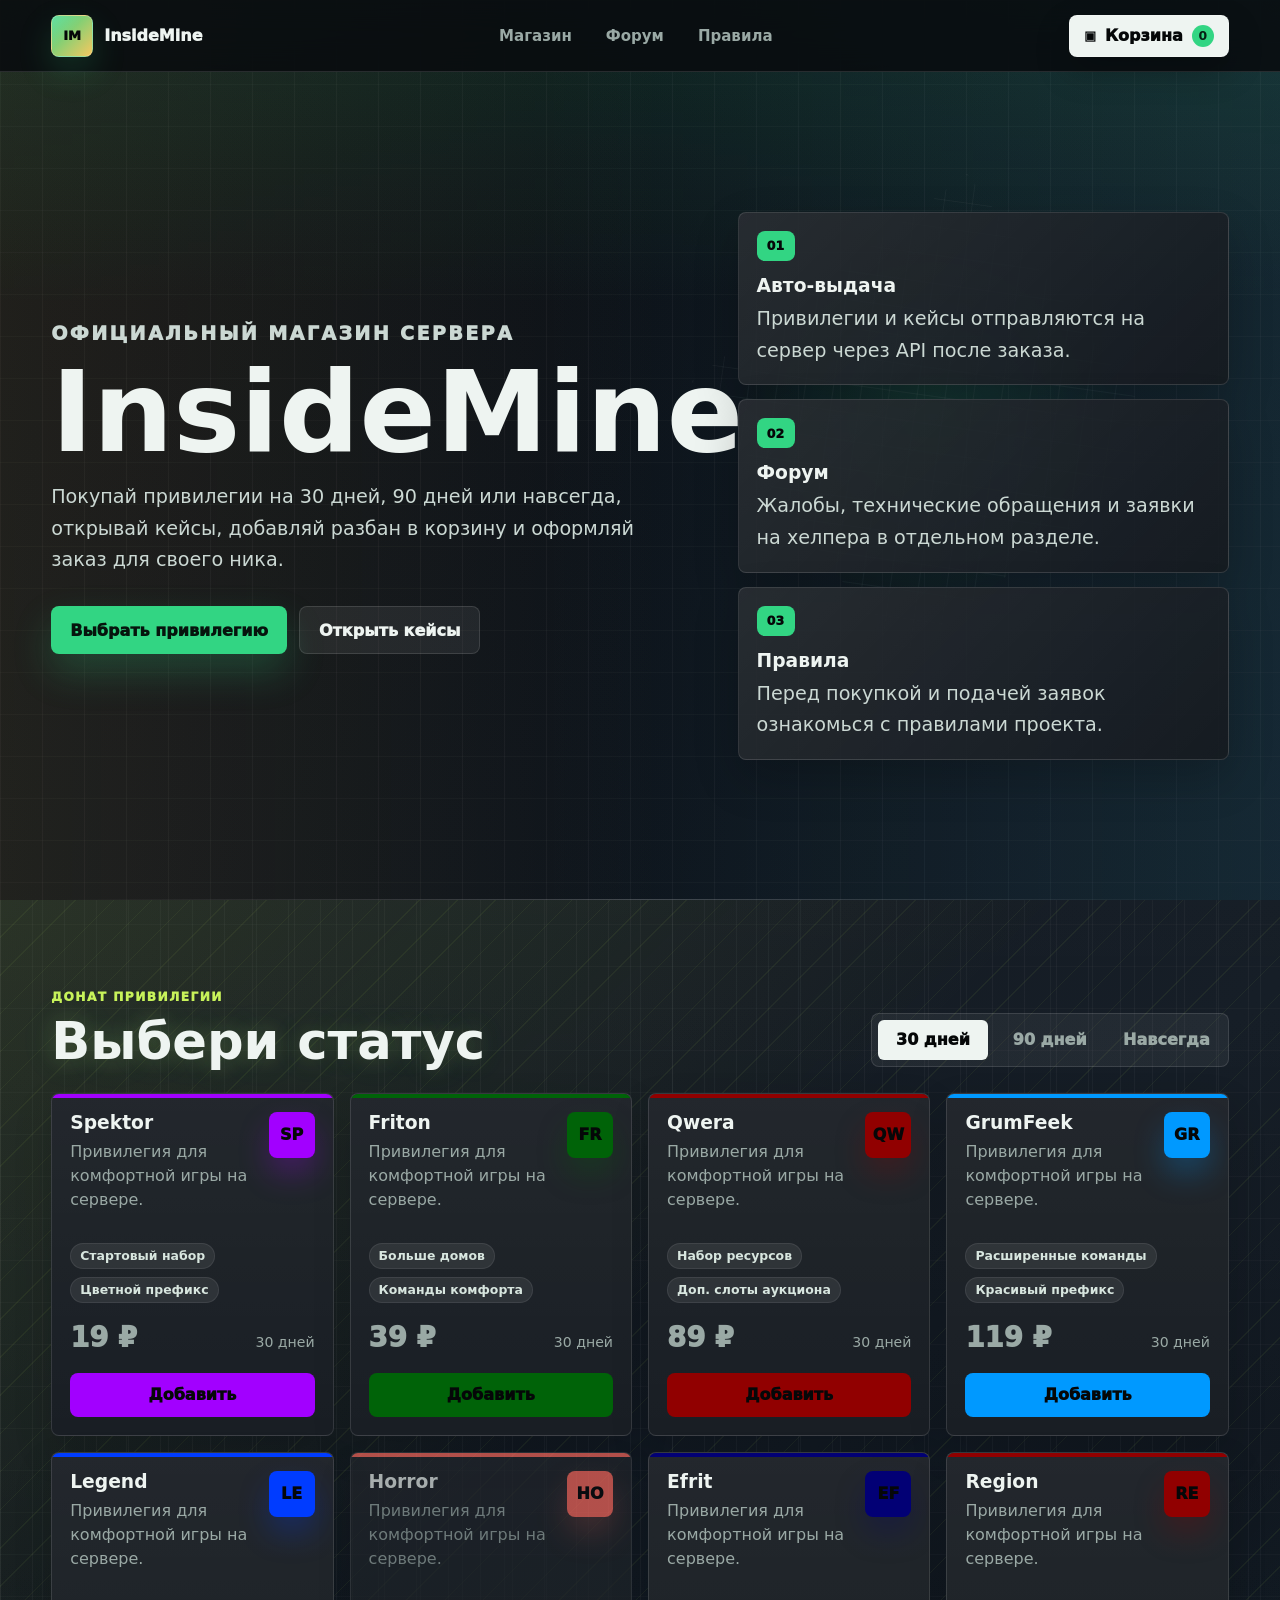
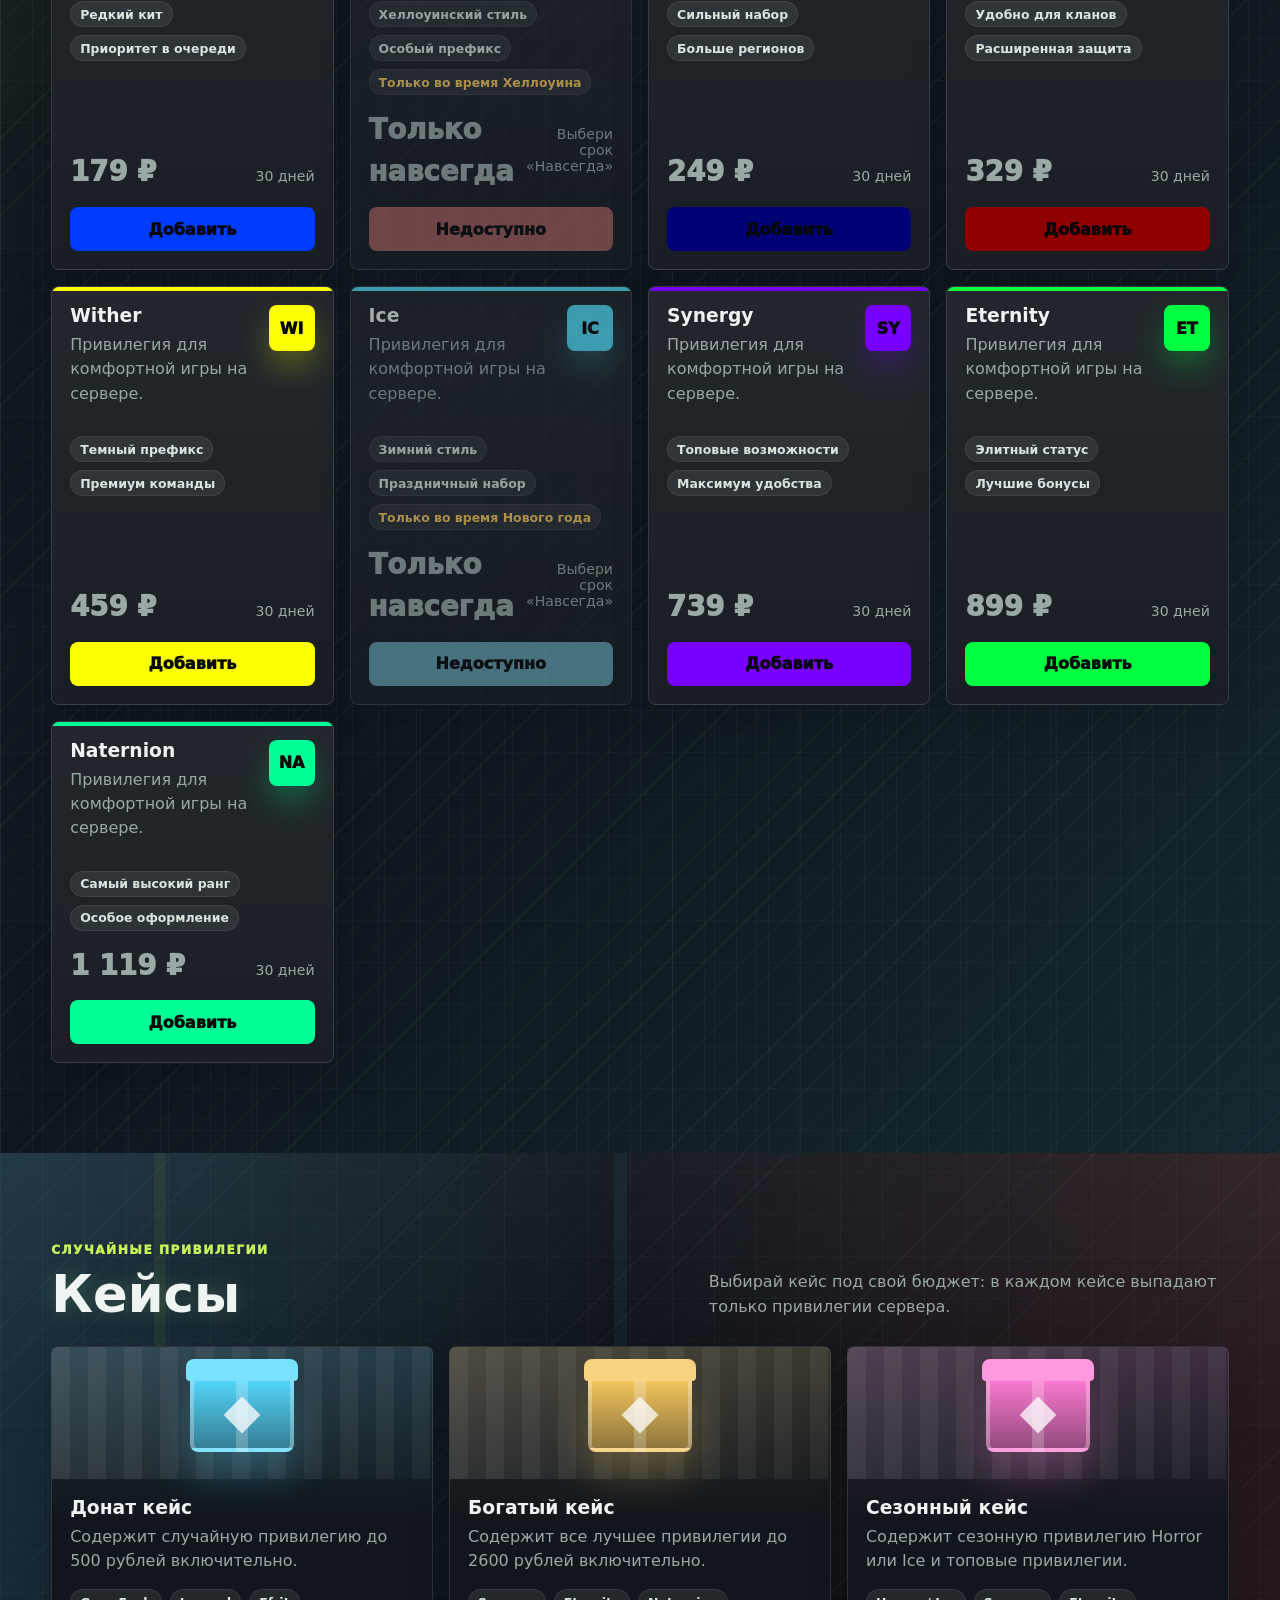
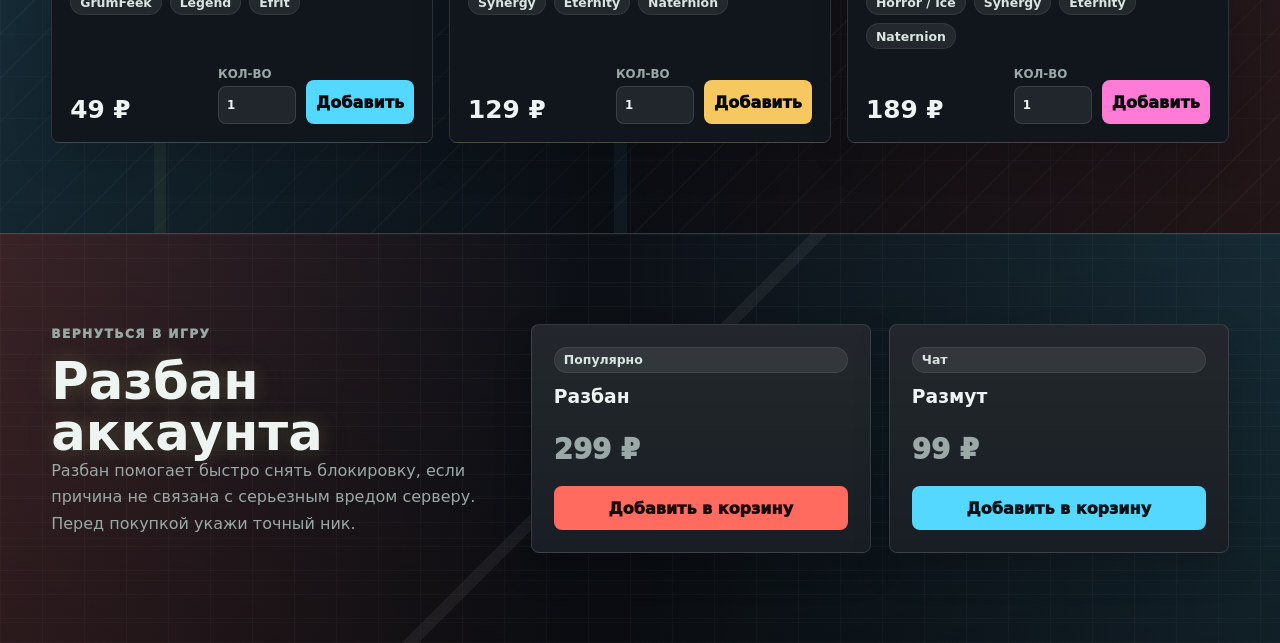
<file: index.html>
<!doctype html>
<html lang="ru">
  <head>
    <meta charset="UTF-8" />
    <meta name="viewport" content="width=device-width, initial-scale=1.0" />
    <title>InsideMine - Донат магазин</title>
    <link rel="stylesheet" href="styles.css" />
  </head>
  <body>
    <header class="topbar">
      <a class="brand" href="index.html" aria-label="InsideMine">
        <span class="brand-mark">IM</span>
        <span>InsideMine</span>
      </a>
      <nav class="nav" aria-label="Главная навигация">
        <a href="index.html#shop">Магазин</a>
        <a href="forum.html">Форум</a>
        <a href="rules.html">Правила</a>
      </nav>
      <button class="cart-button" type="button" data-open-cart>
        <span class="cart-icon" aria-hidden="true">▣</span>
        <span>Корзина</span>
        <strong data-cart-count>0</strong>
      </button>
    </header>

    <main>
      <section class="hero" aria-labelledby="hero-title">
        <div class="hero-content">
          <p class="eyebrow">Официальный магазин сервера</p>
          <h1 id="hero-title">InsideMine</h1>
          <p>
            Покупай привилегии на 30 дней, 90 дней или навсегда, открывай кейсы,
            добавляй разбан в корзину и оформляй заказ для своего ника.
          </p>
          <div class="hero-actions">
            <a class="primary-link" href="#shop">Выбрать привилегию</a>
            <a class="secondary-link" href="#cases">Открыть кейсы</a>
          </div>
        </div>
        <div class="hero-panel" aria-label="Быстрые разделы">
          <article>
            <span>01</span>
            <h3>Авто-выдача</h3>
            <p>Привилегии и кейсы отправляются на сервер через API после заказа.</p>
          </article>
          <article>
            <span>02</span>
            <h3>Форум</h3>
            <p>Жалобы, технические обращения и заявки на хелпера в отдельном разделе.</p>
          </article>
          <article>
            <span>03</span>
            <h3>Правила</h3>
            <p>Перед покупкой и подачей заявок ознакомься с правилами проекта.</p>
          </article>
        </div>
      </section>

      <section class="shop-section" id="shop" aria-labelledby="shop-title">
        <div class="section-heading">
          <div>
            <p class="eyebrow">Донат привилегии</p>
            <h2 id="shop-title">Выбери статус</h2>
          </div>
          <div class="duration-control" role="group" aria-label="Срок привилегии">
            <button class="active" type="button" data-duration="30">30 дней</button>
            <button type="button" data-duration="90">90 дней</button>
            <button type="button" data-duration="forever">Навсегда</button>
          </div>
        </div>

        <div class="products-grid" data-products></div>
      </section>

      <section class="cases-section" id="cases" aria-labelledby="cases-title">
        <div class="section-heading">
          <div>
          <p class="eyebrow">Случайные привилегии</p>
          <h2 id="cases-title">Кейсы</h2>
          </div>
          <p class="section-copy">
            Выбирай кейс под свой бюджет: в каждом кейсе выпадают только
            привилегии сервера.
          </p>
        </div>
        <div class="cases-grid" data-cases></div>
      </section>

      <section class="unban-section" id="unban" aria-labelledby="unban-title">
        <div>
          <p class="eyebrow">Вернуться в игру</p>
          <h2 id="unban-title">Разбан аккаунта</h2>
          <p>
            Разбан помогает быстро снять блокировку, если причина не связана с
            серьезным вредом серверу. Перед покупкой укажи точный ник.
          </p>
        </div>
        <div class="unban-card">
          <span class="badge">Популярно</span>
          <h3>Разбан</h3>
          <p class="price">299 ₽</p>
          <button type="button" data-add-unban>Добавить в корзину</button>
        </div>
        <div class="unban-card mute-card">
          <span class="badge">Чат</span>
          <h3>Размут</h3>
          <p class="price">99 ₽</p>
          <button type="button" data-add-unmute>Добавить в корзину</button>
        </div>
      </section>

    </main>

    <aside class="cart-panel" data-cart-panel aria-hidden="true">
      <div class="cart-backdrop" data-close-cart></div>
      <div class="cart-drawer" role="dialog" aria-modal="true" aria-labelledby="cart-title">
        <div class="cart-head">
          <h2 id="cart-title">Корзина</h2>
          <button type="button" class="icon-button" data-close-cart aria-label="Закрыть">×</button>
        </div>
        <label class="field">
          <span>Ник игрока</span>
          <input type="text" data-nickname placeholder="Например: Steve" maxlength="24" />
        </label>
        <div class="cart-items" data-cart-items></div>
        <div class="cart-empty" data-cart-empty>Корзина пока пустая.</div>
        <div class="cart-total">
          <span>Итого</span>
          <strong data-cart-total>0 ₽</strong>
        </div>
        <button class="checkout-button" type="button" data-checkout>Выдать заказ</button>
        <p class="checkout-note" data-checkout-note>
          После нажатия сайт сразу выполнит выдачу привилегий и кейсов через API.
        </p>
      </div>
    </aside>

    <div class="toast" data-toast aria-live="polite"></div>

    <script src="script.js"></script>
  </body>
</html>
</file>
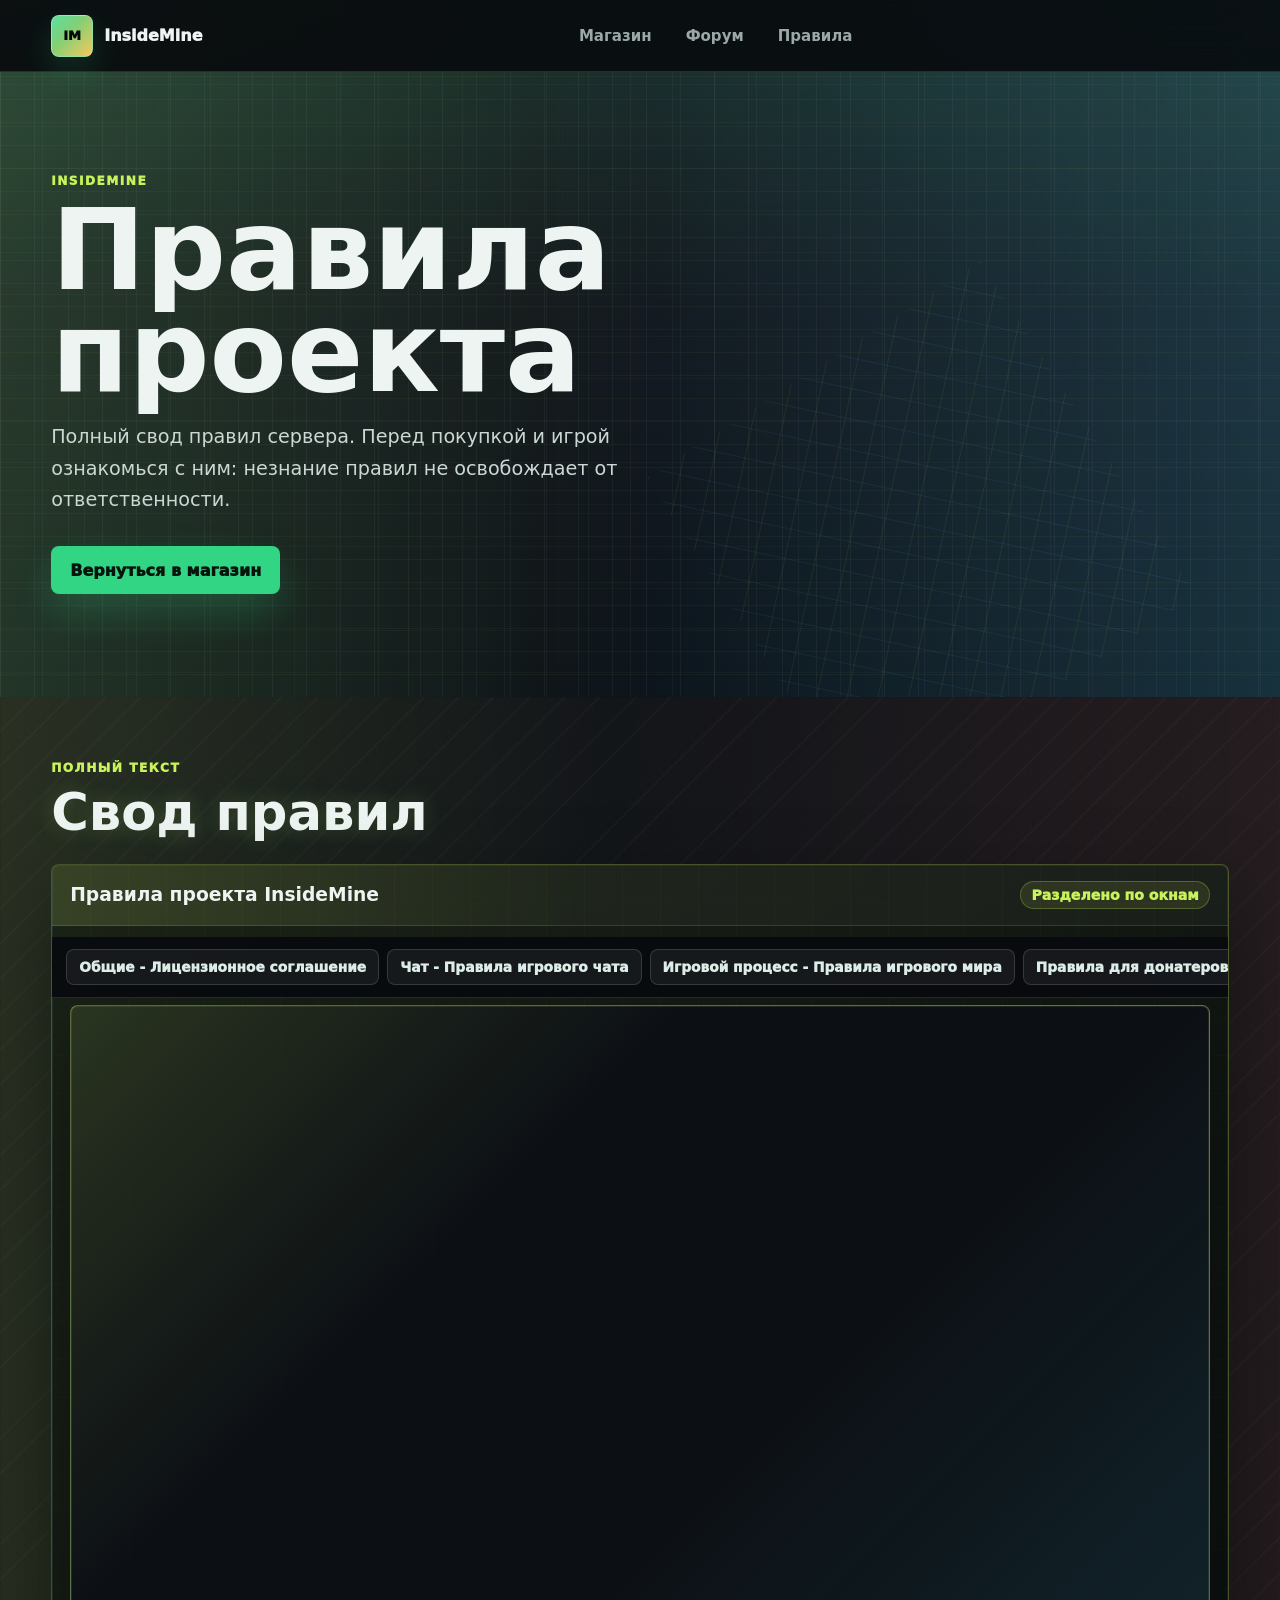
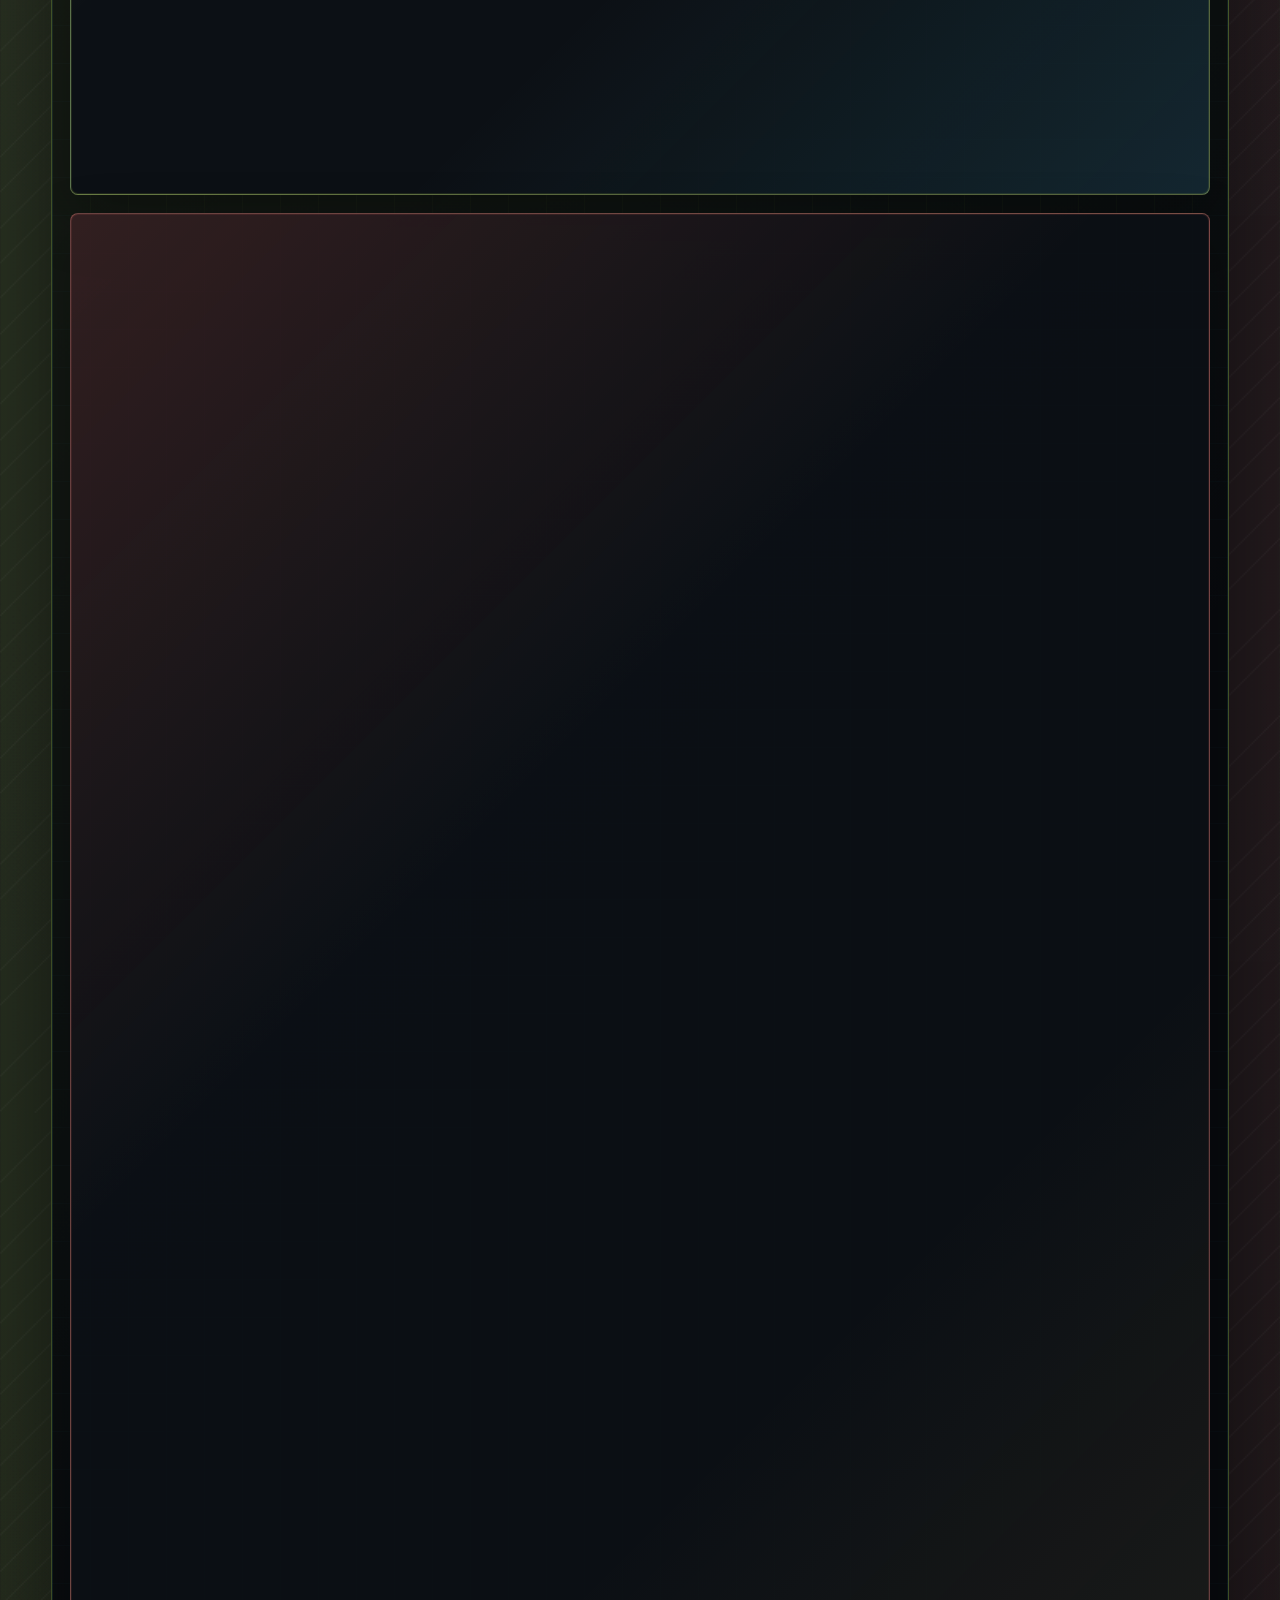
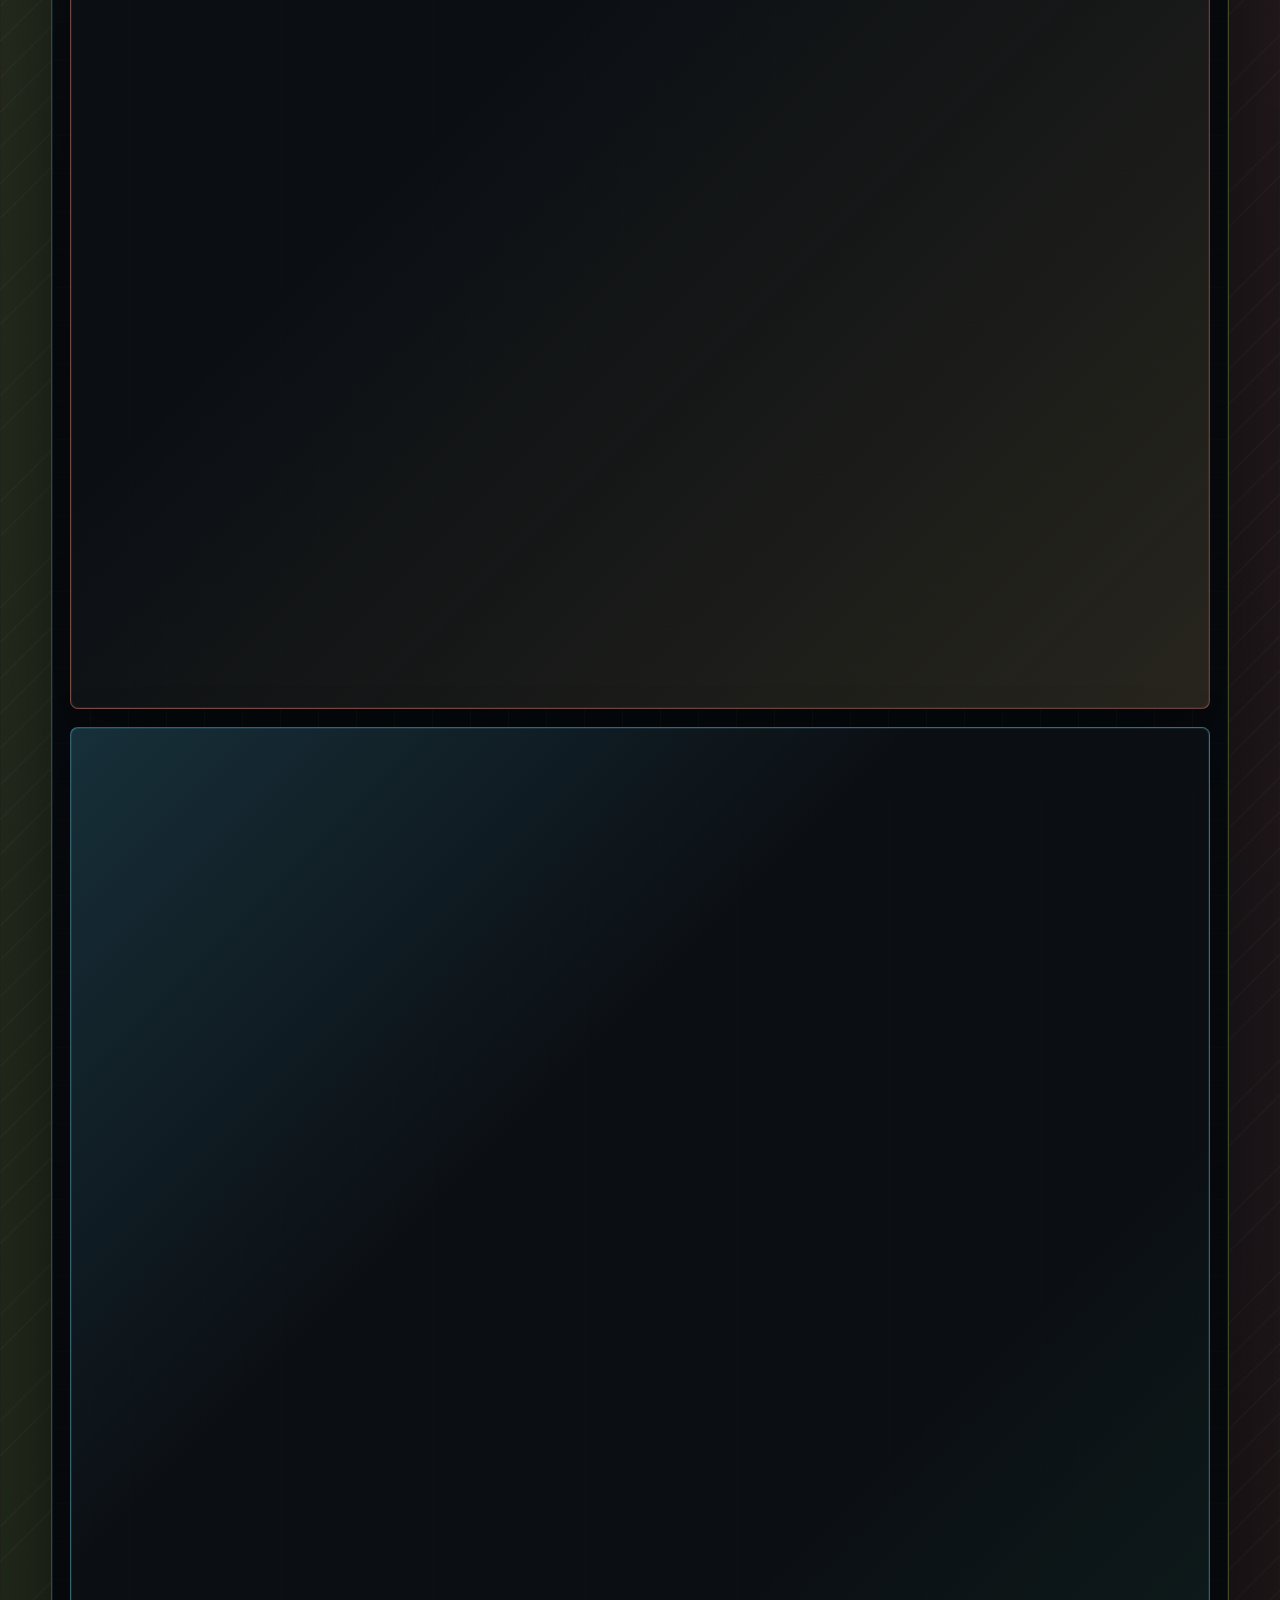
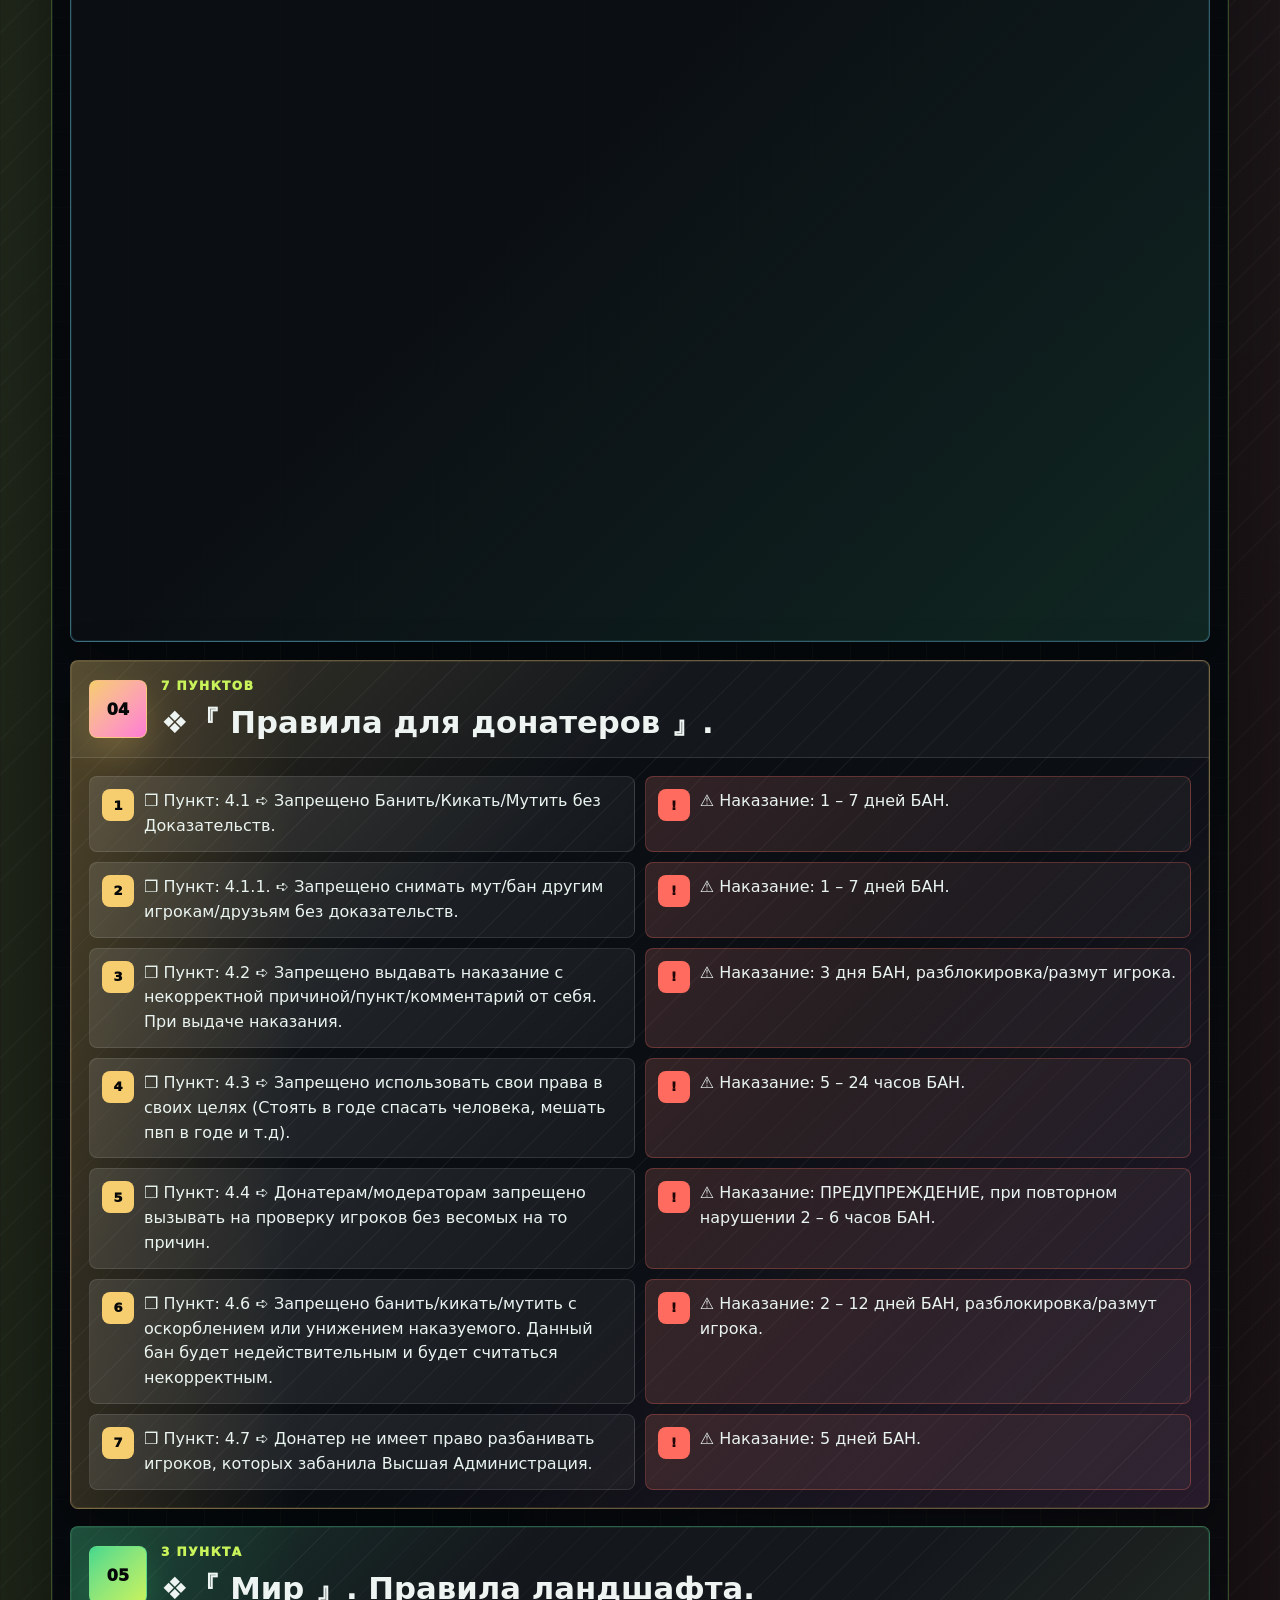
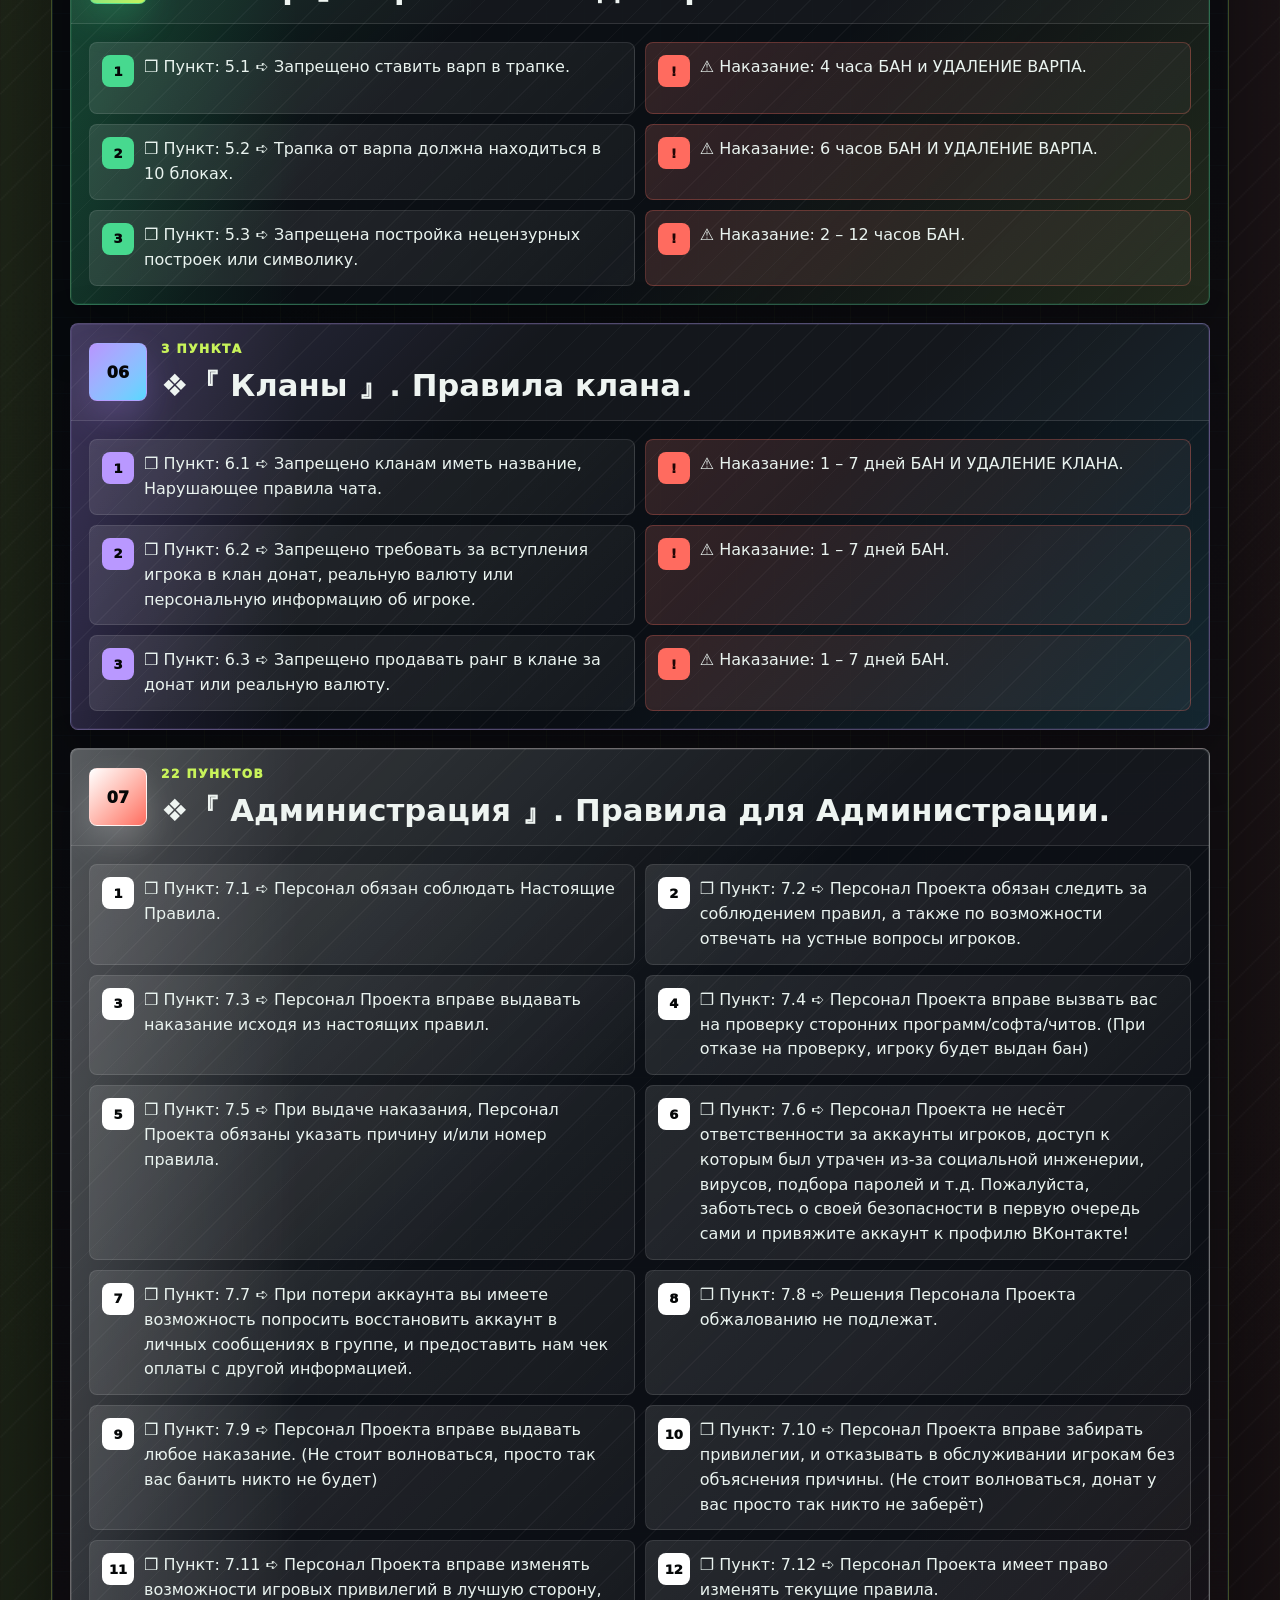
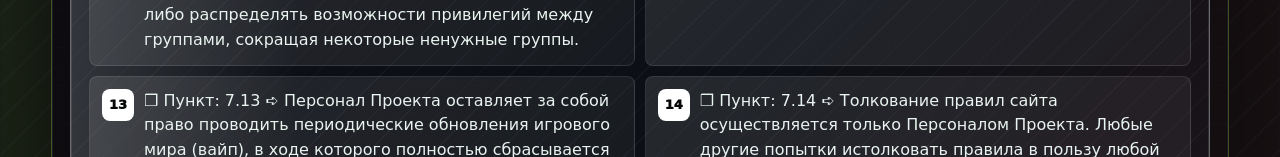
<file: rules.html>
<!doctype html>
<html lang="ru">
  <head>
    <meta charset="UTF-8" />
    <meta name="viewport" content="width=device-width, initial-scale=1.0" />
    <title>InsideMine - Правила</title>
    <link rel="stylesheet" href="styles.css" />
  </head>
  <body>
    <header class="topbar">
      <a class="brand" href="index.html" aria-label="InsideMine">
        <span class="brand-mark">IM</span>
        <span>InsideMine</span>
      </a>
      <nav class="nav" aria-label="Главная навигация">
        <a href="index.html#shop">Магазин</a>
        <a href="forum.html">Форум</a>
        <a href="rules.html">Правила</a>
      </nav>
    </header>

    <main>
      <section class="page-hero" aria-labelledby="rules-title">
        <p class="eyebrow">InsideMine</p>
        <h1 id="rules-title">Правила проекта</h1>
        <p>
          Полный свод правил сервера. Перед покупкой и игрой ознакомься с ним:
          незнание правил не освобождает от ответственности.
        </p>
        <div class="hero-actions">
          <a class="primary-link" href="index.html#shop">Вернуться в магазин</a>
        </div>
      </section>

      <section class="server-rules-section rules-page-section" aria-labelledby="rules-full-title">
        <div class="section-heading">
          <div>
            <p class="eyebrow">Полный текст</p>
            <h2 id="rules-full-title">Свод правил</h2>
          </div>
        </div>
        <div class="rules-terminal">
          <div class="rules-reader-head">
            <h3>Правила проекта InsideMine</h3>
            <span>Разделено по окнам</span>
          </div>
          <nav class="rules-jump" aria-label="Разделы правил">
            <a href="#rule-1-общие-лицензионное-соглашение">Общие - Лицензионное соглашение</a>
            <a href="#rule-2-чат-правила-игрового-чата">Чат - Правила игрового чата</a>
            <a href="#rule-3-игровой-процесс-правила-игрового-мира">Игровой процесс - Правила игрового мира</a>
            <a href="#rule-4-правила-для-донатеров">Правила для донатеров</a>
            <a href="#rule-5-мир-правила-ландшафта">Мир - Правила ландшафта</a>
            <a href="#rule-6-кланы-правила-клана">Кланы - Правила клана</a>
            <a href="#rule-7-администрация-правила-для-администрации">Администрация - Правила для Администрации</a>
          </nav>
          <div class="rules-windows">
          <article class="rules-window" id="rule-1-общие-лицензионное-соглашение" style="--rule-index: 1">
            <div class="rules-window-head">
              <span class="rules-window-code">01</span>
              <div>
                <p class="eyebrow">8 пунктов</p>
                <h3>❖『  Общие 』. Лицензионное соглашение.</h3>
              </div>
            </div>
            <ol class="rules-list">
              <li class="rule-item"><span class="rule-number">1</span><p>❒ Пункт: 1.1 ➪ Незнание правил не освобождает вас от ответственности.</p></li>
              <li class="rule-item"><span class="rule-number">2</span><p>❒ Пункт: 1.2 ➪ Создавая аккаунт на майнкрафт сервере InsideMine вы автоматически подтверждаете своё полное согласие с данным сводом правил.</p></li>
              <li class="rule-item"><span class="rule-number">3</span><p>❒ Пункт: 1.3 ➪ При вводе на сайте неверного ника Персонал Проекта не отвечает за последствия покупки чего-либо на этот ник. (Скорее всего, этот аккаунт не будет зарегистрирован и вы без труда сможете зайти под ним, но ваш прогресс с прошлого аккаунта не перенесётся).</p></li>
              <li class="rule-item"><span class="rule-number">4</span><p>❒ Пункт: 1.4 ➪ Так как не всегда удается определить нарушение правил пользователем, окончательное решение остается за решением Высшего Состава Персонала Модерации.</p></li>
              <li class="rule-item"><span class="rule-number">5</span><p>❒ Пункт: 1.5 ➪ Игрок имеет право на добровольное пожертвование, взамен которого он получает привилегию, валюту, кейсы и т.п.</p></li>
              <li class="rule-item"><span class="rule-number">6</span><p>❒ Пункт: 1.6 ➪ Игроки, имеющие различные привилегии на сервере, ничем не отличаются от обычных игроков, кроме дополнительных возможностей и полностью подчиняются Правилам Проекта. Наличие доната не означает распутность и право вредить игрокам или серверу!</p></li>
              <li class="rule-item"><span class="rule-number">7</span><p>❒ Пункт: 1.7 ➪ Игрок может пожаловаться на других игроков, используя форум/дискорд/вконтакте используя предназначенные для этого темы/каналы/обсуждения, обычно такие называются &#171;Жалобы на Игроков&#187;.</p></li>
              <li class="rule-item"><span class="rule-number">8</span><p>❒ Пункт: 1.8 ➪ Игрок соглашается с тем, что потраченные им средства не будут возвращены ни при каких обстоятельствах. (Спокойствие, мы не собираемся сбрасывать привилегии. Просто вы обязаны осознавать, что делаете пожертвование, средства с которого возврату не подлежат!)</p></li>
            </ol>
          </article>

          <article class="rules-window" id="rule-2-чат-правила-игрового-чата" style="--rule-index: 2">
            <div class="rules-window-head">
              <span class="rules-window-code">02</span>
              <div>
                <p class="eyebrow">20 пунктов</p>
                <h3>❖『  Чат 』. Правила игрового чата.</h3>
              </div>
            </div>
            <ol class="rules-list">
              <li class="rule-item"><span class="rule-number">1</span><p>❒ Пункт: 2.1 ➪ Спам/Флуд/Капс.</p></li>
              <li class="rule-item rule-punishment"><span class="rule-number">!</span><p>⚠︎ Наказание: 15 – 60 минут МУТ.</p></li>
              <li class="rule-item"><span class="rule-number">2</span><p>❒ Пункт: 2.2 ➪ Организация Флуда/Спама.</p></li>
              <li class="rule-item rule-punishment"><span class="rule-number">!</span><p>⚠︎ Наказание: 5 – 60 минут МУТ.</p></li>
              <li class="rule-item"><span class="rule-number">3</span><p>❒ Пункт: 2.3 ➪ Оскорбления игроков.</p></li>
              <li class="rule-item rule-punishment"><span class="rule-number">!</span><p>⚠︎ Наказание: 15 – 120 минут МУТ.</p></li>
              <li class="rule-item"><span class="rule-number">4</span><p>❒ Пункт: 2.4 ➪ Реклама своего Ют канала, при этом не являясь Персоналом Творчества.</p></li>
              <li class="rule-item rule-punishment"><span class="rule-number">!</span><p>⚠︎ Наказание: 2 часа МУТ, при повторной рекламе ПЕРМАНЕНТНЫЙ БАН.</p></li>
              <li class="rule-item"><span class="rule-number">5</span><p>❒ Пункт: 2.4 ➪ Реклама любого вида ресурса в /bc</p></li>
              <li class="rule-item rule-punishment"><span class="rule-number">!</span><p>⚠︎ Наказание: 1 час МУТ. [Исключением является Персонал Творчества, но не нарушая правила игрового чата].</p></li>
              <li class="rule-item"><span class="rule-number">6</span><p>❒ Пункт: 2.5 ➪ Запрещено Упоминать/Оскорблять родителей.</p></li>
              <li class="rule-item rule-punishment"><span class="rule-number">!</span><p>⚠︎ Наказание: 1 – 12 часов МУТ.</p></li>
              <li class="rule-item"><span class="rule-number">7</span><p>❒ Пункт: 2.6 ➪ Запрещено попрошайничать.</p></li>
              <li class="rule-item rule-punishment"><span class="rule-number">!</span><p>⚠︎ Наказание: 5 – 30 минут МУТ.</p></li>
              <li class="rule-item"><span class="rule-number">8</span><p>❒ Пункт: 2.7 ➪ Запрещены оскорбления/унижения/угрозы в сторону Персонала Проекта.</p></li>
              <li class="rule-item rule-punishment"><span class="rule-number">!</span><p>⚠︎ Наказание: 2 – 10 часов МУТ.</p></li>
              <li class="rule-item"><span class="rule-number">9</span><p>❒ Пункт: 2.8 ➪ Запрещено обходить требования Правил с помощью /bc.</p></li>
              <li class="rule-item rule-punishment"><span class="rule-number">!</span><p>⚠︎ Наказание: 5 – 60 минут БАН.</p></li>
              <li class="rule-item"><span class="rule-number">10</span><p>❒ Пункт: 2.9 ➪ Неадекватное/Оскорбительное поведение в чате.</p></li>
              <li class="rule-item rule-punishment"><span class="rule-number">!</span><p>⚠︎ Наказание: 5 – 60 минут МУТ.</p></li>
              <li class="rule-item"><span class="rule-number">11</span><p>❒ Пункт: 2.10 ➪ Оскорбительная критика сервера, Публицистическая критика работы Персонала Модерации/Разработки/Творчества.</p></li>
              <li class="rule-item rule-punishment"><span class="rule-number">!</span><p>⚠︎ Наказание: 1 – 6 часов МУТ.</p></li>
              <li class="rule-item"><span class="rule-number">12</span><p>❒ Пункт: 2.11 ➪ Реклама сторонних проектов(упоминания разрешаются, но не зазыв/сравнение/реклама)</p></li>
              <li class="rule-item rule-punishment"><span class="rule-number">!</span><p>⚠︎ Наказание: 5 часов МУТ, при постоянном упоминании 7 часов БАН.</p></li>
              <li class="rule-item"><span class="rule-number">13</span><p>❒ Пункт: 2.12 ➪ Запрещено пиарить варп более, чем 1 раз в 2 минуты.</p></li>
              <li class="rule-item rule-punishment"><span class="rule-number">!</span><p>⚠︎ Наказание: 15 минут МУТ.</p></li>
              <li class="rule-item"><span class="rule-number">14</span><p>❒ Пункт: 2.13 ➪ Запрещено заниматься попрошайничеством, если это не касается игровых ресурсов.</p></li>
              <li class="rule-item rule-punishment"><span class="rule-number">!</span><p>⚠︎ Наказание: 20 – 60 минут МУТ.</p></li>
              <li class="rule-item"><span class="rule-number">15</span><p>❒ Пункт: 2.14 ➪ Запрещено призывать других игроков покинуть проект, устраивать бунт против Персонала Проекта.</p></li>
              <li class="rule-item rule-punishment"><span class="rule-number">!</span><p>⚠︎ Наказание: ПЕРМАНЕНТНЫЙ БАН.</p></li>
              <li class="rule-item"><span class="rule-number">16</span><p>❒ Пункт: 2.15 ➪ Запрещено подстрекать третьих лиц на нарушение правил.</p></li>
              <li class="rule-item rule-punishment"><span class="rule-number">!</span><p>⚠︎ Наказание: 1 – 6 часов БАН.</p></li>
              <li class="rule-item"><span class="rule-number">17</span><p>❒ Пункт: 2.16 ➪ Запрещено разговаривать/спорить/обсуждать политику в негативном формате. Мы не хотим оскорбить кого либо, так как у всех есть своё мнение на это.</p></li>
              <li class="rule-item rule-punishment"><span class="rule-number">!</span><p>⚠︎ Наказание: 20 – 120 минут МУТ.</p></li>
              <li class="rule-item"><span class="rule-number">18</span><p>❒ Пункт: 2.17 ➪ Запрещено рекламировать любые программы софта/модов/ресурс паков, дающие преимущества над другими игроками.</p></li>
              <li class="rule-item rule-punishment"><span class="rule-number">!</span><p>⚠︎ Наказание: 1 час МУТ, при повторной рекламе ПЕРМАНЕНТНЫЙ БАН.</p></li>
              <li class="rule-item"><span class="rule-number">19</span><p>❒ Пункт: 2.18 ➪ Запрещено специально провоцировать КП на нарушение правил.</p></li>
              <li class="rule-item rule-punishment"><span class="rule-number">!</span><p>⚠︎ Наказание: Предупреждение, при повторной провокации 20 – 60 минут МУТ.</p></li>
              <li class="rule-item"><span class="rule-number">20</span><p>❒ Примечание: Если пункты 2.1, 2.2, 2.5, 2.6, 2.7, 2.8, 2.9, 2.10, 2.13, 2.15, 2.16, 2.18. Продолжают нарушать даже после максимального наказания, то последующие наказания выдаются по максимальному значению.</p></li>
            </ol>
          </article>

          <article class="rules-window" id="rule-3-игровой-процесс-правила-игрового-мира" style="--rule-index: 3">
            <div class="rules-window-head">
              <span class="rules-window-code">03</span>
              <div>
                <p class="eyebrow">15 пунктов</p>
                <h3>❖『  Игровой процесс 』. Правила игрового мира.</h3>
              </div>
            </div>
            <ol class="rules-list">
              <li class="rule-item"><span class="rule-number">1</span><p>❒ Пункт: 3.1 ➪ Использование/Хранение читов.</p></li>
              <li class="rule-item rule-punishment"><span class="rule-number">!</span><p>⚠︎ Наказание: 7 дней БАН, при повторном использовании читов ПЕРМАНЕНТНЫЙ БАН. Если вы признаетесь, что используете читы с 7 дней до 4 дней БАН.</p></li>
              <li class="rule-item"><span class="rule-number">2</span><p>❒ Пункт: 3.2 ➪ Игра в команде с читером.</p></li>
              <li class="rule-item rule-punishment"><span class="rule-number">!</span><p>⚠︎ Наказание: 4 дня БАН.</p></li>
              <li class="rule-item"><span class="rule-number">3</span><p>❒ Пункт: 3.3 ➪ Использование Багов НЕ сообщив Персоналу Проекта.</p></li>
              <li class="rule-item rule-punishment"><span class="rule-number">!</span><p>⚠︎ Наказание:  5 часов БАН, при повторном использовании багов ПЕРМАНЕНТНЫЙ БАН.</p></li>
              <li class="rule-item"><span class="rule-number">4</span><p>❒ Пункт: 3.4 ➪ Разглашение багов.</p></li>
              <li class="rule-item rule-punishment"><span class="rule-number">!</span><p>⚠︎ Наказание: 5 часов БАН.</p></li>
              <li class="rule-item"><span class="rule-number">5</span><p>❒ Пункт: 3.5 ➪ Попытка/Продажа своего аккаунта</p></li>
              <li class="rule-item rule-punishment"><span class="rule-number">!</span><p>⚠︎ Наказание: ПЕРМАНЕНТНЫЙ БАН.</p></li>
              <li class="rule-item"><span class="rule-number">6</span><p>❒ Пункт: 3.6 ➪ Передача своего аккаунта 3-им лицам.</p></li>
              <li class="rule-item rule-punishment"><span class="rule-number">!</span><p>⚠︎ Наказание: ПЕРМАНЕНТНЫЙ БАН.</p></li>
              <li class="rule-item"><span class="rule-number">7</span><p>❒ Пункт: 3.7 ➪ Постройка Лаг-Машины.</p></li>
              <li class="rule-item rule-punishment"><span class="rule-number">!</span><p>⚠︎ Наказание: 14 дней БАН, при повторной постройке ПЕРМАНЕНТНЫЙ БАН ПО IP.</p></li>
              <li class="rule-item"><span class="rule-number">8</span><p>❒ Пункт: 3.8 ➪ Запрещено Использование Дюп ресурсов/Валюты.</p></li>
              <li class="rule-item rule-punishment"><span class="rule-number">!</span><p>⚠︎ Наказание: 7 часов БАН, при повторном использовании Дюпа ПЕРМАНЕНТНЫЙ БАН.</p></li>
              <li class="rule-item"><span class="rule-number">9</span><p>❒ Пункт: 3.9 ➪ Запрещено обманывать Персонал Проекта.</p></li>
              <li class="rule-item rule-punishment"><span class="rule-number">!</span><p>⚠︎ Наказание: 8 часов БАН.</p></li>
              <li class="rule-item"><span class="rule-number">10</span><p>❒ Пункт: 3.10 ➪ Запрещено Вводить в заблуждение Персонал Проекта.</p></li>
              <li class="rule-item rule-punishment"><span class="rule-number">!</span><p>⚠︎ Наказание: 8 часов БАН.</p></li>
              <li class="rule-item"><span class="rule-number">11</span><p>❒ Пункт: 3.11 ➪ Выдача себя за Персонал Проекта.</p></li>
              <li class="rule-item rule-punishment"><span class="rule-number">!</span><p>⚠︎ Наказание: 2 – 12 часов БАН.</p></li>
              <li class="rule-item"><span class="rule-number">12</span><p>❒ Пункт: 3.12 ➪ Запрещено заходить на сервер с нецензурным никнеймом.</p></li>
              <li class="rule-item rule-punishment"><span class="rule-number">!</span><p>⚠︎ Наказание: Кик с причиной (Поменяйте ник), потом 30 минут БАН ПО IP.</p></li>
              <li class="rule-item"><span class="rule-number">13</span><p>❒ Пункт: 3.13 ➪ Запрещено заходить на сервер с рекламой в никнейме.</p></li>
              <li class="rule-item rule-punishment"><span class="rule-number">!</span><p>⚠︎ Наказание: Кик с причиной (Поменяйте ник), потом 12 часов БАН ПО IP.</p></li>
              <li class="rule-item"><span class="rule-number">14</span><p>❒ Пункт: 3.14 ➪ Запрещено обманывать игроков. (Писать в личное сообщение ты выиграл донат на другом сервере/Тебя хотят взломать напиши /r Старый пароль Новый пароль).</p></li>
              <li class="rule-item rule-punishment"><span class="rule-number">!</span><p>⚠︎ Наказание: 30 – 120 минут МУТ, при повторном нарушении 12 часов БАН ПО IP.</p></li>
              <li class="rule-item"><span class="rule-number">15</span><p>❒ Пункт: 3.15 ➪ Запрещено продавать что-либо за реальные деньги (Заниматься коммерческой деятельностью).</p></li>
              <li class="rule-item rule-punishment"><span class="rule-number">!</span><p>⚠︎ Наказание: ПЕРМАНЕНТНЫЙ БАН.</p></li>
            </ol>
          </article>

          <article class="rules-window" id="rule-4-правила-для-донатеров" style="--rule-index: 4">
            <div class="rules-window-head">
              <span class="rules-window-code">04</span>
              <div>
                <p class="eyebrow">7 пунктов</p>
                <h3>❖『  Правила для донатеров 』.</h3>
              </div>
            </div>
            <ol class="rules-list">
              <li class="rule-item"><span class="rule-number">1</span><p>❒ Пункт: 4.1 ➪ Запрещено Банить/Кикать/Мутить без Доказательств.</p></li>
              <li class="rule-item rule-punishment"><span class="rule-number">!</span><p>⚠︎ Наказание: 1 – 7 дней БАН.</p></li>
              <li class="rule-item"><span class="rule-number">2</span><p>❒ Пункт: 4.1.1. ➪ Запрещено снимать мут/бан другим игрокам/друзьям без доказательств.</p></li>
              <li class="rule-item rule-punishment"><span class="rule-number">!</span><p>⚠︎ Наказание: 1 – 7 дней БАН.</p></li>
              <li class="rule-item"><span class="rule-number">3</span><p>❒ Пункт: 4.2 ➪ Запрещено выдавать наказание с некорректной причиной/пункт/комментарий от себя. При выдаче наказания.</p></li>
              <li class="rule-item rule-punishment"><span class="rule-number">!</span><p>⚠︎ Наказание: 3 дня БАН, разблокировка/размут игрока.</p></li>
              <li class="rule-item"><span class="rule-number">4</span><p>❒ Пункт: 4.3 ➪ Запрещено использовать свои права в своих целях (Стоять в годе спасать человека, мешать пвп в годе и т.д).</p></li>
              <li class="rule-item rule-punishment"><span class="rule-number">!</span><p>⚠︎ Наказание: 5 – 24 часов БАН.</p></li>
              <li class="rule-item"><span class="rule-number">5</span><p>❒ Пункт: 4.4 ➪ Донатерам/модераторам запрещено вызывать на проверку игроков без весомых на то причин.</p></li>
              <li class="rule-item rule-punishment"><span class="rule-number">!</span><p>⚠︎ Наказание: ПРЕДУПРЕЖДЕНИЕ, при повторном нарушении 2 – 6 часов БАН.</p></li>
              <li class="rule-item"><span class="rule-number">6</span><p>❒ Пункт: 4.6 ➪ Запрещено банить/кикать/мутить с оскорблением или унижением наказуемого. Данный бан будет недействительным и будет считаться некорректным.</p></li>
              <li class="rule-item rule-punishment"><span class="rule-number">!</span><p>⚠︎ Наказание: 2 – 12 дней БАН, разблокировка/размут игрока.</p></li>
              <li class="rule-item"><span class="rule-number">7</span><p>❒ Пункт: 4.7 ➪ Донатер не имеет право разбанивать игроков, которых забанила Высшая Администрация.</p></li>
              <li class="rule-item rule-punishment"><span class="rule-number">!</span><p>⚠︎ Наказание: 5 дней БАН.</p></li>
            </ol>
          </article>

          <article class="rules-window" id="rule-5-мир-правила-ландшафта" style="--rule-index: 5">
            <div class="rules-window-head">
              <span class="rules-window-code">05</span>
              <div>
                <p class="eyebrow">3 пункта</p>
                <h3>❖『  Мир 』. Правила ландшафта.</h3>
              </div>
            </div>
            <ol class="rules-list">
              <li class="rule-item"><span class="rule-number">1</span><p>❒ Пункт: 5.1 ➪ Запрещено ставить варп в трапке.</p></li>
              <li class="rule-item rule-punishment"><span class="rule-number">!</span><p>⚠︎ Наказание: 4 часа БАН и УДАЛЕНИЕ ВАРПА.</p></li>
              <li class="rule-item"><span class="rule-number">2</span><p>❒ Пункт: 5.2 ➪ Трапка от варпа должна находиться в 10 блоках.</p></li>
              <li class="rule-item rule-punishment"><span class="rule-number">!</span><p>⚠︎ Наказание: 6 часов БАН И УДАЛЕНИЕ ВАРПА.</p></li>
              <li class="rule-item"><span class="rule-number">3</span><p>❒ Пункт: 5.3 ➪ Запрещена постройка нецензурных построек или символику.</p></li>
              <li class="rule-item rule-punishment"><span class="rule-number">!</span><p>⚠︎ Наказание: 2 – 12 часов БАН.</p></li>
            </ol>
          </article>

          <article class="rules-window" id="rule-6-кланы-правила-клана" style="--rule-index: 6">
            <div class="rules-window-head">
              <span class="rules-window-code">06</span>
              <div>
                <p class="eyebrow">3 пункта</p>
                <h3>❖『  Кланы 』. Правила клана.</h3>
              </div>
            </div>
            <ol class="rules-list">
              <li class="rule-item"><span class="rule-number">1</span><p>❒ Пункт: 6.1 ➪ Запрещено кланам иметь название, Нарушающее правила чата.</p></li>
              <li class="rule-item rule-punishment"><span class="rule-number">!</span><p>⚠︎ Наказание: 1 – 7 дней БАН И УДАЛЕНИЕ КЛАНА.</p></li>
              <li class="rule-item"><span class="rule-number">2</span><p>❒ Пункт: 6.2 ➪ Запрещено требовать за вступления игрока в клан донат, реальную валюту или персональную информацию об игроке.</p></li>
              <li class="rule-item rule-punishment"><span class="rule-number">!</span><p>⚠︎ Наказание: 1 – 7 дней БАН.</p></li>
              <li class="rule-item"><span class="rule-number">3</span><p>❒ Пункт: 6.3 ➪ Запрещено продавать ранг в клане за донат или реальную валюту.</p></li>
              <li class="rule-item rule-punishment"><span class="rule-number">!</span><p>⚠︎ Наказание: 1 – 7 дней БАН.</p></li>
            </ol>
          </article>

          <article class="rules-window" id="rule-7-администрация-правила-для-администрации" style="--rule-index: 7">
            <div class="rules-window-head">
              <span class="rules-window-code">07</span>
              <div>
                <p class="eyebrow">22 пунктов</p>
                <h3>❖『  Администрация 』. Правила для Администрации.</h3>
              </div>
            </div>
            <ol class="rules-list">
              <li class="rule-item"><span class="rule-number">1</span><p>❒ Пункт: 7.1 ➪ Персонал обязан соблюдать Настоящие Правила.</p></li>
              <li class="rule-item"><span class="rule-number">2</span><p>❒ Пункт: 7.2 ➪ Персонал Проекта обязан следить за соблюдением правил, а также по возможности отвечать на устные вопросы игроков.</p></li>
              <li class="rule-item"><span class="rule-number">3</span><p>❒ Пункт: 7.3 ➪ Персонал Проекта вправе выдавать наказание исходя из настоящих правил.</p></li>
              <li class="rule-item"><span class="rule-number">4</span><p>❒ Пункт: 7.4 ➪ Персонал Проекта вправе вызвать вас на проверку сторонних программ/софта/читов. (При отказе на проверку, игроку будет выдан бан)</p></li>
              <li class="rule-item"><span class="rule-number">5</span><p>❒ Пункт: 7.5 ➪ При выдаче наказания, Персонал Проекта обязаны указать причину и/или номер правила.</p></li>
              <li class="rule-item"><span class="rule-number">6</span><p>❒ Пункт: 7.6 ➪ Персонал Проекта не несёт ответственности за аккаунты игроков, доступ к которым был утрачен из-за социальной инженерии, вирусов, подбора паролей и т.д. Пожалуйста, заботьтесь о своей безопасности в первую очередь сами и привяжите аккаунт к профилю ВКонтакте!</p></li>
              <li class="rule-item"><span class="rule-number">7</span><p>❒ Пункт: 7.7 ➪ При потери аккаунта вы имеете возможность попросить восстановить аккаунт в личных сообщениях в группе, и предоставить нам чек оплаты с другой информацией.</p></li>
              <li class="rule-item"><span class="rule-number">8</span><p>❒ Пункт: 7.8 ➪ Решения Персонала Проекта обжалованию не подлежат.</p></li>
              <li class="rule-item"><span class="rule-number">9</span><p>❒ Пункт: 7.9 ➪ Персонал Проекта вправе выдавать любое наказание. (Не стоит волноваться, просто так вас банить никто не будет)</p></li>
              <li class="rule-item"><span class="rule-number">10</span><p>❒ Пункт: 7.10 ➪ Персонал Проекта вправе забирать привилегии, и отказывать в обслуживании игрокам без объяснения причины. (Не стоит волноваться, донат у вас просто так никто не заберёт)</p></li>
              <li class="rule-item"><span class="rule-number">11</span><p>❒ Пункт: 7.11 ➪ Персонал Проекта вправе изменять возможности игровых привилегий в лучшую сторону, либо распределять возможности привилегий между группами, сокращая некоторые ненужные группы.</p></li>
              <li class="rule-item"><span class="rule-number">12</span><p>❒ Пункт: 7.12 ➪ Персонал Проекта имеет право изменять текущие правила.</p></li>
              <li class="rule-item"><span class="rule-number">13</span><p>❒ Пункт: 7.13 ➪ Персонал Проекта оставляет за собой право проводить периодические обновления игрового мира (вайп), в ходе которого полностью сбрасывается мир и инвентари игроков, привилегии при этом остаются на месте.</p></li>
              <li class="rule-item"><span class="rule-number">14</span><p>❒ Пункт: 7.14 ➪ Толкование правил сайта осуществляется только Персоналом Проекта. Любые другие попытки истолковать правила в пользу любой из сторон признаются некорректными.</p></li>
              <li class="rule-item"><span class="rule-number">15</span><p>❒ Пункт: 7.15 ➪ Намеренный обман администрации является наказуемым. Предусмотрено наказание: на усмотрение обманутого Администратора.</p></li>
              <li class="rule-item"><span class="rule-number">16</span><p>❒ Пункт: 7.16 ➪ Персонал Проекта не обязан возвращать вам вещи в следующих случаях:</p></li>
              <li class="rule-item"><span class="rule-number">17</span><p>❒ Пункт: 7.16.1 ➪ Cистема удаления очистки дропа.</p></li>
              <li class="rule-item"><span class="rule-number">18</span><p>❒ Пункт: 7.16.2 ➪ Кража с незаприваченной территории/Кража имуществ игроками состоящие в привате.</p></li>
              <li class="rule-item"><span class="rule-number">19</span><p>❒ Пункт: 7.16.3 ➪ Вайп сервера или откат карты.</p></li>
              <li class="rule-item"><span class="rule-number">20</span><p>❒ Пункт: 7.16.4 ➪ Различные баги игры, произошедшие не по вине администрации.</p></li>
              <li class="rule-item"><span class="rule-number">21</span><p>❒ Пункт: 7.16.5 ➪ Убийство вашего персонажа.</p></li>
              <li class="rule-item"><span class="rule-number">22</span><p>❒ Пункт: 7.17 ➪ Запрещено препятствие вершения правосудия, а именно: попытка обвинить невинного; распространение ложной информации при жалобе; попытка скрыть нарушение, тем самым распространяя ложную информацию.</p></li>
              <li class="rule-item rule-punishment"><span class="rule-number">!</span><p>⚠︎ Наказание: 14 дней БАН.</p></li>
            </ol>
          </article>
          </div>
        </div>
      </section>
    </main>
  </body>
</html>
</file>
<file: styles.css>
:root {
  color-scheme: dark;
  --bg: #090b0f;
  --surface: #11161c;
  --surface-2: #171d25;
  --surface-3: #1d2530;
  --line: rgba(255, 255, 255, 0.12);
  --line-strong: rgba(255, 255, 255, 0.22);
  --text: #eef4f1;
  --muted: #9aa9a5;
  --green: #32d583;
  --acid: #c8f35a;
  --gold: #f6c85f;
  --cyan: #55d8ff;
  --red: #ff6b5f;
  --ink: #050708;
  --shadow: 0 24px 70px rgba(0, 0, 0, 0.36);
  font-family:
    Inter, ui-sans-serif, system-ui, -apple-system, BlinkMacSystemFont, "Segoe UI",
    sans-serif;
}

* {
  box-sizing: border-box;
}

html {
  scroll-behavior: smooth;
}

@keyframes grid-drift {
  from {
    background-position: 0 0, 0 0, 0 0;
  }

  to {
    background-position: 84px 42px, -42px 84px, 0 0;
  }
}

@keyframes neon-sweep {
  0% {
    transform: translateX(-120%) skewX(-18deg);
  }

  52%,
  100% {
    transform: translateX(220%) skewX(-18deg);
  }
}

@keyframes float-card {
  0%,
  100% {
    transform: translateY(0);
  }

  50% {
    transform: translateY(-5px);
  }
}

@keyframes case-pulse {
  0%,
  100% {
    filter: drop-shadow(0 0 0 color-mix(in srgb, var(--case-color) 0%, transparent));
  }

  50% {
    filter: drop-shadow(0 0 22px color-mix(in srgb, var(--case-color) 42%, transparent));
  }
}

@keyframes scan-rules {
  from {
    background-position: 0 0;
  }

  to {
    background-position: 0 36px;
  }
}

body {
  margin: 0;
  min-height: 100vh;
  background:
    linear-gradient(90deg, rgba(255, 255, 255, 0.035) 1px, transparent 1px),
    linear-gradient(180deg, rgba(255, 255, 255, 0.025) 1px, transparent 1px),
    linear-gradient(135deg, #0b0e13 0%, #101821 44%, #0b0d11 100%);
  background-size:
    42px 42px,
    42px 42px,
    auto;
  color: var(--text);
  animation: grid-drift 18s linear infinite;
}

body::before {
  position: fixed;
  inset: 0;
  z-index: -1;
  background:
    linear-gradient(180deg, rgba(50, 213, 131, 0.11), transparent 34%),
    linear-gradient(90deg, rgba(246, 200, 95, 0.09), transparent 52%),
    linear-gradient(270deg, rgba(85, 216, 255, 0.09), transparent 58%);
  content: "";
  pointer-events: none;
}

button,
input,
textarea {
  font: inherit;
}

button,
a {
  -webkit-tap-highlight-color: transparent;
}

a {
  color: inherit;
  text-decoration: none;
}

.topbar {
  position: sticky;
  top: 0;
  z-index: 20;
  display: grid;
  grid-template-columns: auto 1fr auto;
  align-items: center;
  gap: 20px;
  min-height: 72px;
  padding: 12px clamp(16px, 4vw, 56px);
  border-bottom: 1px solid var(--line);
  background: rgba(9, 11, 15, 0.86);
  backdrop-filter: blur(18px);
}

.brand {
  display: inline-flex;
  align-items: center;
  gap: 11px;
  font-weight: 950;
}

.brand-mark {
  display: grid;
  width: 42px;
  height: 42px;
  place-items: center;
  border: 1px solid rgba(255, 255, 255, 0.24);
  border-radius: 8px;
  background:
    linear-gradient(135deg, rgba(255, 255, 255, 0.24), transparent 42%),
    linear-gradient(135deg, var(--green), var(--gold));
  color: var(--ink);
  font-size: 0.82rem;
  box-shadow: 0 14px 34px rgba(50, 213, 131, 0.18);
}

.nav {
  display: inline-flex;
  justify-content: center;
  gap: 8px;
  color: var(--muted);
  font-size: 0.94rem;
  font-weight: 800;
}

.nav a {
  min-height: 38px;
  display: inline-flex;
  align-items: center;
  padding: 0 12px;
  border: 1px solid transparent;
  border-radius: 8px;
}

.nav a:hover {
  border-color: var(--line);
  background: rgba(255, 255, 255, 0.06);
  color: var(--text);
}

.cart-button,
.primary-link,
.secondary-link,
.duration-control button,
.product-card button,
.unban-card button,
.checkout-button,
.case-card button,
.icon-button {
  border: 0;
  cursor: pointer;
}

.cart-button {
  display: inline-flex;
  align-items: center;
  justify-content: center;
  gap: 9px;
  min-height: 42px;
  padding: 0 14px;
  border: 1px solid rgba(255, 255, 255, 0.2);
  border-radius: 8px;
  background: var(--text);
  color: var(--ink);
  font-weight: 950;
  box-shadow: 0 14px 34px rgba(0, 0, 0, 0.24);
}

.cart-icon {
  font-size: 0.78rem;
}

.cart-button strong {
  display: grid;
  min-width: 22px;
  height: 22px;
  place-items: center;
  border-radius: 999px;
  background: var(--green);
  color: #062015;
  font-size: 0.78rem;
}

.hero {
  position: relative;
  display: grid;
  min-height: calc(100vh - 72px);
  grid-template-columns: minmax(0, 0.95fr) minmax(320px, 0.75fr);
  gap: clamp(28px, 5vw, 70px);
  align-items: center;
  padding: clamp(42px, 7vw, 92px) clamp(16px, 4vw, 56px);
  overflow: hidden;
}

.hero::before {
  position: absolute;
  top: 12%;
  right: clamp(16px, 8vw, 110px);
  width: min(38vw, 520px);
  height: min(38vw, 520px);
  border: 1px solid rgba(255, 255, 255, 0.08);
  background:
    linear-gradient(90deg, rgba(255, 255, 255, 0.08) 1px, transparent 1px),
    linear-gradient(180deg, rgba(255, 255, 255, 0.08) 1px, transparent 1px),
    radial-gradient(circle, rgba(50, 213, 131, 0.24), transparent 62%);
  background-size: 28px 28px, 28px 28px, auto;
  clip-path: polygon(50% 0, 100% 50%, 50% 100%, 0 50%);
  content: "";
  opacity: 0.55;
  transform: rotate(8deg);
}

.hero::after {
  position: absolute;
  right: clamp(16px, 4vw, 56px);
  bottom: 0;
  left: clamp(16px, 4vw, 56px);
  height: 1px;
  background: linear-gradient(90deg, transparent, var(--line-strong), transparent);
  content: "";
}

.hero-content {
  position: relative;
  z-index: 2;
  max-width: 690px;
}

.hero-panel {
  position: relative;
  z-index: 2;
  display: grid;
  gap: 14px;
}

.hero-panel article {
  border: 1px solid var(--line);
  border-radius: 8px;
  background:
    linear-gradient(135deg, rgba(255, 255, 255, 0.11), rgba(255, 255, 255, 0.035)),
    rgba(12, 17, 23, 0.86);
  box-shadow: 0 18px 46px rgba(0, 0, 0, 0.2);
  padding: 18px;
}

.hero-panel span {
  display: inline-grid;
  width: 38px;
  height: 30px;
  place-items: center;
  margin-bottom: 14px;
  border-radius: 8px;
  background: var(--green);
  color: var(--ink);
  font-weight: 1000;
  font-size: 0.78rem;
}

.hero-panel h3 {
  margin-bottom: 7px;
}

.hero-panel p {
  margin-bottom: 0;
  color: var(--muted);
  font-size: 0.94rem;
  line-height: 1.55;
}

.eyebrow {
  margin: 0 0 12px;
  color: var(--acid);
  font-size: 0.76rem;
  font-weight: 950;
  letter-spacing: 0.12em;
  text-transform: uppercase;
}

h1,
h2,
h3,
p {
  margin-top: 0;
}

h1 {
  margin-bottom: 18px;
  font-size: clamp(3.2rem, 8.8vw, 7.6rem);
  line-height: 0.9;
  letter-spacing: 0;
}

h2 {
  margin-bottom: 0;
  font-size: clamp(2rem, 4vw, 3.35rem);
  line-height: 1;
  letter-spacing: 0;
}

.hero p,
.page-hero p:not(.eyebrow) {
  max-width: 680px;
  color: #cbd8d3;
  font-size: clamp(1rem, 1.8vw, 1.2rem);
  line-height: 1.65;
}

.hero-actions {
  display: flex;
  flex-wrap: wrap;
  gap: 12px;
  margin-top: 30px;
}

.primary-link,
.secondary-link {
  display: inline-flex;
  align-items: center;
  justify-content: center;
  min-height: 48px;
  padding: 0 19px;
  border-radius: 8px;
  font-weight: 950;
}

.primary-link {
  background: var(--green);
  color: #06140d;
  box-shadow: 0 18px 38px rgba(50, 213, 131, 0.22);
}

.secondary-link {
  border: 1px solid var(--line);
  background: rgba(255, 255, 255, 0.07);
  color: var(--text);
}

.primary-link:hover,
.secondary-link:hover,
.cart-button:hover,
.checkout-button:hover {
  transform: translateY(-1px);
  filter: brightness(1.05);
}

.shop-section,
.cases-section,
.unban-section,
.rules-section,
.server-rules-section {
  padding: clamp(50px, 7vw, 90px) clamp(16px, 4vw, 56px);
}

.shop-section {
  position: relative;
  isolation: isolate;
  overflow: hidden;
  background:
    linear-gradient(135deg, rgba(200, 243, 90, 0.12), transparent 34%),
    linear-gradient(315deg, rgba(85, 216, 255, 0.11), transparent 42%),
    repeating-linear-gradient(90deg, rgba(255, 255, 255, 0.035) 0 1px, transparent 1px 32px);
}

.shop-section::before {
  position: absolute;
  inset: 0;
  z-index: -1;
  background:
    repeating-linear-gradient(135deg, transparent 0 26px, rgba(200, 243, 90, 0.055) 26px 27px),
    linear-gradient(180deg, rgba(255, 255, 255, 0.03), transparent 48%);
  content: "";
  pointer-events: none;
}

.shop-section .section-heading h2,
.cases-section .section-heading h2,
.unban-section h2,
.server-rules-section h2 {
  text-shadow:
    0 0 22px rgba(200, 243, 90, 0.16),
    0 0 42px rgba(85, 216, 255, 0.1);
}

.section-heading {
  display: flex;
  align-items: end;
  justify-content: space-between;
  gap: 24px;
  margin-bottom: 26px;
}

.section-copy {
  max-width: 520px;
  margin: 0;
  color: var(--muted);
  line-height: 1.6;
}

.duration-control {
  display: grid;
  grid-template-columns: repeat(3, minmax(92px, 1fr));
  gap: 6px;
  padding: 6px;
  border: 1px solid var(--line);
  border-radius: 8px;
  background: rgba(255, 255, 255, 0.06);
}

.duration-control button {
  min-height: 40px;
  padding: 0 12px;
  border-radius: 6px;
  background: transparent;
  color: var(--muted);
  font-weight: 950;
}

.duration-control button.active {
  background: var(--text);
  color: var(--ink);
}

.products-grid {
  display: grid;
  grid-template-columns: repeat(auto-fit, minmax(230px, 1fr));
  gap: 16px;
}

.product-card,
.unban-card,
.case-card,
.steps article,
.rules-summary article,
.rules-reader {
  border: 1px solid var(--line);
  border-radius: 8px;
  background:
    linear-gradient(180deg, rgba(255, 255, 255, 0.075), rgba(255, 255, 255, 0.035)),
    var(--surface);
  box-shadow: 0 16px 38px rgba(0, 0, 0, 0.16);
}

.product-card {
  position: relative;
  display: flex;
  min-height: 264px;
  flex-direction: column;
  gap: 14px;
  padding: 18px;
  overflow: hidden;
  transition:
    border-color 160ms ease,
    transform 160ms ease,
    box-shadow 160ms ease;
}

.product-card::before {
  position: absolute;
  inset: 0 0 auto;
  height: 4px;
  background: var(--rank);
  content: "";
}

.product-card::after,
.case-card::after,
.unban-card::after,
.rules-reader::after {
  position: absolute;
  inset: 0;
  width: 42%;
  background: linear-gradient(90deg, transparent, rgba(255, 255, 255, 0.18), transparent);
  content: "";
  opacity: 0;
  pointer-events: none;
  transform: translateX(-120%) skewX(-18deg);
}

.product-card:hover::after,
.case-card:hover::after,
.unban-card:hover::after,
.rules-reader:hover::after {
  animation: neon-sweep 900ms ease;
  opacity: 1;
}

.product-card:hover,
.case-card:hover,
.steps article:hover {
  border-color: rgba(255, 255, 255, 0.28);
  box-shadow: 0 22px 46px rgba(0, 0, 0, 0.24);
  transform: translateY(-3px);
}

.product-card:hover {
  border-color: color-mix(in srgb, var(--rank) 55%, rgba(255, 255, 255, 0.22));
  box-shadow:
    0 24px 54px rgba(0, 0, 0, 0.3),
    0 0 0 1px color-mix(in srgb, var(--rank) 22%, transparent) inset,
    0 0 34px color-mix(in srgb, var(--rank) 16%, transparent);
}

.product-card.disabled {
  opacity: 0.68;
}

.product-top {
  display: flex;
  align-items: start;
  justify-content: space-between;
  gap: 10px;
}

.rank-icon {
  display: grid;
  flex: 0 0 auto;
  width: 46px;
  height: 46px;
  place-items: center;
  border-radius: 8px;
  background: var(--rank);
  color: var(--ink);
  font-weight: 1000;
  box-shadow: 0 16px 30px color-mix(in srgb, var(--rank) 25%, transparent);
}

.product-card:hover .rank-icon {
  animation: float-card 1.6s ease-in-out infinite;
  box-shadow:
    0 16px 30px color-mix(in srgb, var(--rank) 32%, transparent),
    0 0 28px color-mix(in srgb, var(--rank) 32%, transparent);
}

.product-card h3,
.case-body h3,
.unban-card h3 {
  margin-bottom: 7px;
}

.product-card p,
.case-body p {
  color: var(--muted);
  line-height: 1.52;
}

.price-row {
  display: flex;
  align-items: baseline;
  justify-content: space-between;
  gap: 12px;
  margin-top: auto;
}

.price {
  margin: 0;
  color: #fff;
  font-size: 1.72rem;
  font-weight: 1000;
}

.duration-label {
  color: var(--muted);
  font-size: 0.88rem;
  text-align: right;
}

.tag-row {
  display: flex;
  flex-wrap: wrap;
  gap: 8px;
}

.tag,
.badge {
  display: inline-flex;
  align-items: center;
  min-height: 26px;
  padding: 0 9px;
  border: 1px solid rgba(255, 255, 255, 0.08);
  border-radius: 999px;
  background: rgba(255, 255, 255, 0.08);
  color: #d8e6df;
  font-size: 0.78rem;
  font-weight: 850;
}

.season {
  color: var(--gold);
}

.product-card button,
.unban-card button,
.checkout-button,
.case-card button {
  min-height: 44px;
  border-radius: 8px;
  background: var(--rank, var(--green));
  color: var(--ink);
  font-weight: 950;
  transition:
    filter 160ms ease,
    transform 160ms ease;
}

.product-card button:hover,
.unban-card button:hover,
.case-card button:hover {
  filter: brightness(1.08);
  transform: translateY(-1px);
}

.product-card button:disabled {
  cursor: not-allowed;
  filter: grayscale(0.4);
  opacity: 0.72;
  transform: none;
}

.cases-section {
  position: relative;
  isolation: isolate;
  overflow: hidden;
  background:
    linear-gradient(180deg, rgba(255, 255, 255, 0.045), transparent 42%),
    linear-gradient(90deg, rgba(85, 216, 255, 0.14), transparent 48%),
    linear-gradient(270deg, rgba(255, 107, 95, 0.12), transparent 52%),
    repeating-linear-gradient(135deg, transparent 0 30px, rgba(255, 255, 255, 0.035) 30px 31px);
}

.cases-section::before {
  position: absolute;
  inset: 0;
  z-index: -1;
  background:
    linear-gradient(90deg, transparent 0 12%, rgba(200, 243, 90, 0.055) 12% 13%, transparent 13% 48%, rgba(85, 216, 255, 0.055) 48% 49%, transparent 49%),
    linear-gradient(180deg, transparent, rgba(0, 0, 0, 0.18));
  content: "";
  pointer-events: none;
}

.cases-grid {
  display: grid;
  grid-template-columns: repeat(3, minmax(0, 1fr));
  gap: 16px;
}

.case-card {
  position: relative;
  display: grid;
  min-height: 348px;
  grid-template-rows: 132px 1fr auto;
  overflow: hidden;
  background:
    linear-gradient(180deg, color-mix(in srgb, var(--case-color) 16%, transparent), transparent 44%),
    var(--surface);
  transition:
    border-color 160ms ease,
    transform 160ms ease,
    box-shadow 160ms ease;
}

.case-card:hover {
  border-color: color-mix(in srgb, var(--case-color) 55%, rgba(255, 255, 255, 0.24));
  box-shadow:
    0 26px 60px rgba(0, 0, 0, 0.3),
    0 0 36px color-mix(in srgb, var(--case-color) 18%, transparent);
}

.case-visual {
  position: relative;
  display: grid;
  place-items: center;
  background:
    linear-gradient(135deg, rgba(255, 255, 255, 0.12), transparent),
    repeating-linear-gradient(90deg, rgba(255, 255, 255, 0.05) 0 18px, transparent 18px 36px);
}

.case-visual::before,
.case-visual::after,
.case-visual span {
  position: absolute;
  content: "";
}

.case-visual::before {
  width: 96px;
  height: 70px;
  border: 4px solid rgba(255, 255, 255, 0.28);
  border-radius: 8px;
  background:
    linear-gradient(90deg, transparent 44%, rgba(255, 255, 255, 0.22) 44% 56%, transparent 56%),
    linear-gradient(180deg, var(--case-color), color-mix(in srgb, var(--case-color) 55%, #111));
  box-shadow: 0 22px 38px color-mix(in srgb, var(--case-color) 26%, transparent);
}

.case-card:hover .case-visual::before {
  animation: case-pulse 1.4s ease-in-out infinite;
}

.case-visual::after {
  width: 112px;
  height: 22px;
  transform: translateY(-43px);
  border-radius: 8px 8px 4px 4px;
  background: color-mix(in srgb, var(--case-color) 78%, #ffffff);
}

.case-visual span {
  width: 26px;
  height: 26px;
  transform: translateY(2px) rotate(45deg);
  background: rgba(255, 255, 255, 0.75);
}

.case-body {
  padding: 18px;
}

.case-footer {
  display: grid;
  grid-template-columns: 1fr auto auto;
  align-items: end;
  gap: 10px;
  padding: 0 18px 18px;
}

.case-footer strong {
  font-size: 1.55rem;
}

.case-card button {
  min-width: 108px;
  background: var(--case-color);
}

.case-card button,
.product-card button,
.unban-card button,
.checkout-button,
.primary-link {
  position: relative;
  overflow: hidden;
}

.case-card button::after,
.product-card button::after,
.unban-card button::after,
.checkout-button::after,
.primary-link::after {
  position: absolute;
  inset: 0;
  background: linear-gradient(90deg, transparent, rgba(255, 255, 255, 0.32), transparent);
  content: "";
  opacity: 0;
  transform: translateX(-120%) skewX(-18deg);
}

.case-card button:hover::after,
.product-card button:hover::after,
.unban-card button:hover::after,
.checkout-button:hover::after,
.primary-link:hover::after {
  animation: neon-sweep 720ms ease;
  opacity: 1;
}

.qty-field {
  display: grid;
  min-width: 78px;
  gap: 5px;
  color: var(--muted);
  font-size: 0.74rem;
  font-weight: 900;
  text-transform: uppercase;
}

.qty-field input {
  width: 78px;
  height: 38px;
  border: 1px solid var(--line);
  border-radius: 8px;
  background: rgba(255, 255, 255, 0.07);
  color: var(--text);
  outline: none;
  padding: 0 8px;
}

.qty-field input:focus,
.field input:focus {
  border-color: var(--green);
}

.unban-section {
  position: relative;
  isolation: isolate;
  overflow: hidden;
  display: grid;
  grid-template-columns: minmax(0, 1fr) repeat(2, minmax(240px, 340px));
  gap: 18px;
  align-items: stretch;
  border-top: 1px solid var(--line);
  background:
    linear-gradient(90deg, rgba(255, 107, 95, 0.18), transparent 45%),
    linear-gradient(270deg, rgba(85, 216, 255, 0.14), transparent 52%),
    repeating-linear-gradient(0deg, rgba(255, 255, 255, 0.035) 0 1px, transparent 1px 24px);
}

.unban-section::before {
  position: absolute;
  inset: 0;
  z-index: -1;
  background:
    linear-gradient(135deg, transparent 0 48%, rgba(255, 255, 255, 0.055) 48% 49%, transparent 49%),
    linear-gradient(180deg, transparent, rgba(0, 0, 0, 0.24));
  content: "";
  pointer-events: none;
}

.unban-section p {
  max-width: 720px;
  color: var(--muted);
  line-height: 1.65;
}

.unban-card {
  position: relative;
  overflow: hidden;
  display: flex;
  flex-direction: column;
  justify-content: space-between;
  padding: 22px;
}

.unban-card:hover {
  border-color: rgba(255, 107, 95, 0.45);
  box-shadow:
    0 24px 54px rgba(0, 0, 0, 0.28),
    0 0 34px rgba(255, 107, 95, 0.14);
  transform: translateY(-3px);
}

.mute-card:hover {
  border-color: rgba(85, 216, 255, 0.45);
  box-shadow:
    0 24px 54px rgba(0, 0, 0, 0.28),
    0 0 34px rgba(85, 216, 255, 0.14);
}

.unban-card button {
  width: 100%;
  background: var(--red);
  color: #180806;
}

.mute-card button {
  background: var(--cyan);
  color: #041116;
}

.page-hero {
  position: relative;
  isolation: isolate;
  overflow: hidden;
  min-height: 46vh;
  padding: clamp(54px, 8vw, 110px) clamp(16px, 4vw, 56px);
  background:
    linear-gradient(180deg, rgba(255, 255, 255, 0.045), transparent),
    linear-gradient(90deg, rgba(50, 213, 131, 0.12), transparent 50%),
    linear-gradient(270deg, rgba(85, 216, 255, 0.08), transparent 58%);
}

.page-hero::before {
  position: absolute;
  inset: 0;
  z-index: -1;
  background:
    repeating-linear-gradient(90deg, rgba(255, 255, 255, 0.045) 0 1px, transparent 1px 34px),
    repeating-linear-gradient(0deg, transparent 0 22px, rgba(200, 243, 90, 0.04) 22px 23px);
  content: "";
  pointer-events: none;
}

.page-hero::after {
  position: absolute;
  right: clamp(16px, 6vw, 90px);
  bottom: -120px;
  z-index: -1;
  width: min(44vw, 560px);
  height: min(44vw, 560px);
  border: 1px solid rgba(200, 243, 90, 0.14);
  background:
    linear-gradient(90deg, rgba(200, 243, 90, 0.1) 1px, transparent 1px),
    linear-gradient(180deg, rgba(85, 216, 255, 0.1) 1px, transparent 1px);
  background-size: 30px 30px;
  clip-path: polygon(50% 0, 100% 50%, 50% 100%, 0 50%);
  content: "";
  opacity: 0.75;
  transform: rotate(12deg);
}

.page-hero h1 {
  max-width: 980px;
}

.server-rules-section {
  position: relative;
  isolation: isolate;
  overflow: hidden;
  background:
    linear-gradient(180deg, rgba(255, 255, 255, 0.045), transparent),
    linear-gradient(90deg, rgba(200, 243, 90, 0.12), transparent 48%),
    linear-gradient(270deg, rgba(255, 107, 95, 0.08), transparent 52%),
    #080b0f;
}

.server-rules-section::before {
  position: absolute;
  inset: 0;
  z-index: -1;
  background:
    repeating-linear-gradient(135deg, transparent 0 24px, rgba(255, 255, 255, 0.04) 24px 25px),
    linear-gradient(180deg, transparent, rgba(0, 0, 0, 0.2));
  content: "";
  pointer-events: none;
}

.rules-page-section {
  padding-top: clamp(34px, 5vw, 64px);
}

.rules-reader {
  position: relative;
  overflow: hidden;
  border-color: rgba(200, 243, 90, 0.2);
  background:
    linear-gradient(180deg, rgba(200, 243, 90, 0.08), transparent 18%),
    linear-gradient(315deg, rgba(85, 216, 255, 0.08), transparent 32%),
    #0b0f14;
  box-shadow:
    0 26px 70px rgba(0, 0, 0, 0.34),
    0 0 0 1px rgba(200, 243, 90, 0.08) inset;
}

.rules-reader-wide {
  max-width: 1180px;
  margin: 0 auto;
}

.rules-reader-head {
  display: flex;
  align-items: center;
  justify-content: space-between;
  gap: 16px;
  padding: 16px 18px;
  border-bottom: 1px solid var(--line);
  background:
    linear-gradient(90deg, rgba(200, 243, 90, 0.12), transparent 45%),
    rgba(255, 255, 255, 0.035);
}

.rules-reader-head h3 {
  margin: 0;
}

.rules-reader-head span {
  display: inline-flex;
  min-height: 28px;
  align-items: center;
  padding: 0 10px;
  border: 1px solid rgba(200, 243, 90, 0.25);
  border-radius: 999px;
  background: rgba(200, 243, 90, 0.1);
  color: var(--acid);
  font-size: 0.88rem;
  font-weight: 950;
}

.rules-reader pre {
  max-height: 540px;
  margin: 0;
  overflow: auto;
  padding: 18px;
  background:
    repeating-linear-gradient(0deg, rgba(255, 255, 255, 0.035) 0 1px, transparent 1px 36px),
    linear-gradient(90deg, rgba(85, 216, 255, 0.045), transparent 34%);
  color: #e5f3ef;
  font-family: "Consolas", "Courier New", monospace;
  font-size: 0.9rem;
  line-height: 1.65;
  white-space: pre-wrap;
  text-shadow: 0 0 12px rgba(200, 243, 90, 0.08);
}

.rules-reader .rules-full {
  max-height: none;
  min-height: 520px;
}

.rules-terminal {
  position: relative;
  overflow: hidden;
  max-width: 1240px;
  margin: 0 auto;
  border: 1px solid rgba(200, 243, 90, 0.28);
  border-radius: 8px;
  background:
    linear-gradient(135deg, rgba(200, 243, 90, 0.1), transparent 28%),
    linear-gradient(315deg, rgba(255, 107, 95, 0.08), transparent 36%),
    #070a0e;
  box-shadow:
    0 30px 80px rgba(0, 0, 0, 0.36),
    0 0 0 1px rgba(85, 216, 255, 0.08) inset;
}

.rules-terminal::before {
  position: absolute;
  inset: 0;
  background:
    linear-gradient(90deg, rgba(200, 243, 90, 0.16) 1px, transparent 1px),
    linear-gradient(180deg, rgba(85, 216, 255, 0.11) 1px, transparent 1px);
  background-size: 38px 38px;
  content: "";
  opacity: 0.16;
  pointer-events: none;
}

.rules-terminal > * {
  position: relative;
  z-index: 1;
}

.rules-jump {
  position: sticky;
  top: 72px;
  z-index: 3;
  display: flex;
  gap: 8px;
  overflow-x: auto;
  padding: 12px 14px;
  border-bottom: 1px solid rgba(255, 255, 255, 0.12);
  background: rgba(7, 10, 14, 0.88);
  backdrop-filter: blur(14px);
}

.rules-jump a {
  display: inline-flex;
  align-items: center;
  flex: 0 0 auto;
  min-height: 36px;
  padding: 0 12px;
  border: 1px solid rgba(255, 255, 255, 0.14);
  border-radius: 8px;
  background: rgba(255, 255, 255, 0.06);
  color: #dcece7;
  font-size: 0.86rem;
  font-weight: 950;
}

.rules-jump a:hover {
  border-color: rgba(200, 243, 90, 0.5);
  background: rgba(200, 243, 90, 0.12);
  color: #fff;
}

.rules-windows {
  display: grid;
  gap: 18px;
  padding: 18px;
}

.rules-window {
  --rule-accent: var(--acid);
  --rule-accent-2: var(--cyan);
  content-visibility: auto;
  contain-intrinsic-size: auto 560px;
  position: relative;
  overflow: hidden;
  border: 1px solid color-mix(in srgb, var(--rule-accent) 28%, rgba(255, 255, 255, 0.13));
  border-radius: 8px;
  background:
    linear-gradient(135deg, color-mix(in srgb, var(--rule-accent) 16%, transparent), transparent 32%),
    linear-gradient(315deg, color-mix(in srgb, var(--rule-accent-2) 12%, transparent), transparent 42%),
    rgba(12, 16, 22, 0.94);
  box-shadow:
    0 22px 60px rgba(0, 0, 0, 0.26),
    0 0 0 1px color-mix(in srgb, var(--rule-accent) 10%, transparent) inset;
}

.rules-window:nth-child(2) {
  --rule-accent: #ff6b5f;
  --rule-accent-2: #f6c85f;
}

.rules-window:nth-child(3) {
  --rule-accent: #55d8ff;
  --rule-accent-2: #32d583;
}

.rules-window:nth-child(4) {
  --rule-accent: #f6c85f;
  --rule-accent-2: #ff7bd5;
}

.rules-window:nth-child(5) {
  --rule-accent: #32d583;
  --rule-accent-2: #c8f35a;
}

.rules-window:nth-child(6) {
  --rule-accent: #b18cff;
  --rule-accent-2: #55d8ff;
}

.rules-window:nth-child(7) {
  --rule-accent: #ffffff;
  --rule-accent-2: #ff6b5f;
}

.rules-window::before {
  position: absolute;
  inset: 0;
  background:
    repeating-linear-gradient(135deg, transparent 0 22px, rgba(255, 255, 255, 0.035) 22px 23px),
    linear-gradient(90deg, color-mix(in srgb, var(--rule-accent) 16%, transparent), transparent 20%);
  content: "";
  pointer-events: none;
}

.rules-window::after {
  position: absolute;
  inset: 0;
  width: 30%;
  background: linear-gradient(90deg, transparent, rgba(255, 255, 255, 0.16), transparent);
  content: "";
  opacity: 0;
  pointer-events: none;
  transform: translateX(-140%) skewX(-18deg);
}

.rules-window:hover::after {
  animation: neon-sweep 760ms ease;
  opacity: 1;
}

.rules-window-head {
  position: relative;
  z-index: 1;
  display: grid;
  grid-template-columns: auto 1fr;
  gap: 14px;
  align-items: center;
  padding: 18px;
  border-bottom: 1px solid rgba(255, 255, 255, 0.12);
  background: rgba(255, 255, 255, 0.035);
}

.rules-window-code {
  display: grid;
  width: 58px;
  height: 58px;
  place-items: center;
  border: 1px solid color-mix(in srgb, var(--rule-accent) 55%, rgba(255, 255, 255, 0.18));
  border-radius: 8px;
  background:
    linear-gradient(135deg, color-mix(in srgb, var(--rule-accent) 92%, #fff), var(--rule-accent-2));
  color: #050708;
  font-weight: 1000;
  box-shadow: 0 16px 34px color-mix(in srgb, var(--rule-accent) 22%, transparent);
}

.rules-window-head h3 {
  margin: 0;
  font-size: clamp(1.25rem, 2.4vw, 2rem);
  line-height: 1.12;
}

.rules-list {
  position: relative;
  z-index: 1;
  display: grid;
  grid-template-columns: repeat(2, minmax(0, 1fr));
  gap: 10px;
  margin: 0;
  padding: 18px;
  list-style: none;
}

.rule-item {
  display: grid;
  grid-template-columns: auto 1fr;
  gap: 10px;
  min-height: 72px;
  padding: 12px;
  border: 1px solid rgba(255, 255, 255, 0.1);
  border-radius: 8px;
  background:
    linear-gradient(135deg, rgba(255, 255, 255, 0.07), transparent),
    rgba(255, 255, 255, 0.045);
  transition:
    border-color 160ms ease,
    background 160ms ease,
    transform 160ms ease;
}

.rule-item:hover {
  border-color: color-mix(in srgb, var(--rule-accent) 44%, rgba(255, 255, 255, 0.14));
  background:
    linear-gradient(135deg, color-mix(in srgb, var(--rule-accent) 12%, transparent), transparent),
    rgba(255, 255, 255, 0.06);
  transform: translateY(-2px);
}

.rule-number {
  display: grid;
  min-width: 32px;
  height: 32px;
  place-items: center;
  border-radius: 8px;
  background: color-mix(in srgb, var(--rule-accent) 90%, #fff);
  color: #050708;
  font-size: 0.82rem;
  font-weight: 1000;
}

.rule-item p {
  margin: 0;
  color: #e9f3ef;
  line-height: 1.55;
  overflow-wrap: anywhere;
}

.rule-punishment {
  border-color: rgba(255, 107, 95, 0.28);
  background:
    linear-gradient(135deg, rgba(255, 107, 95, 0.13), transparent),
    rgba(255, 255, 255, 0.04);
}

.rule-punishment .rule-number {
  background: var(--red);
  color: #220605;
}

.rules-window:nth-child(2) .rule-punishment {
  border-color: rgba(255, 107, 95, 0.58);
  background:
    linear-gradient(135deg, rgba(255, 107, 95, 0.28), rgba(246, 200, 95, 0.12)),
    rgba(50, 8, 8, 0.34);
}

.rules-window:nth-child(2) .rule-punishment p {
  color: #ffd3ce;
  font-weight: 900;
}

.rule-note {
  grid-column: 1 / -1;
  border-color: rgba(85, 216, 255, 0.26);
}

.forum-hero {
  background:
    linear-gradient(180deg, rgba(255, 255, 255, 0.045), transparent),
    linear-gradient(90deg, rgba(85, 216, 255, 0.14), transparent 52%),
    linear-gradient(270deg, rgba(246, 200, 95, 0.1), transparent 58%);
}

.forum-section {
  padding: clamp(50px, 7vw, 90px) clamp(16px, 4vw, 56px);
}

.forum-grid {
  display: grid;
  grid-template-columns: repeat(3, minmax(0, 1fr));
  gap: 16px;
}

.forum-menu-grid {
  display: grid;
  grid-template-columns: repeat(3, minmax(0, 1fr));
  gap: 16px;
}

.forum-menu-card {
  position: relative;
  overflow: hidden;
  display: flex;
  min-height: 190px;
  flex-direction: column;
  gap: 12px;
  padding: 18px;
  border: 1px solid var(--line);
  border-radius: 8px;
  background:
    linear-gradient(135deg, rgba(200, 243, 90, 0.12), transparent 34%),
    linear-gradient(315deg, rgba(85, 216, 255, 0.1), transparent 40%),
    var(--surface);
  box-shadow: 0 16px 38px rgba(0, 0, 0, 0.16);
  transition:
    border-color 160ms ease,
    transform 160ms ease,
    box-shadow 160ms ease;
}

.forum-menu-card:hover {
  border-color: rgba(200, 243, 90, 0.48);
  box-shadow:
    0 24px 54px rgba(0, 0, 0, 0.28),
    0 0 34px rgba(200, 243, 90, 0.13);
  transform: translateY(-3px);
}

.forum-menu-card p {
  margin: 0;
  color: var(--muted);
  line-height: 1.55;
}

.helper-link-card {
  background:
    linear-gradient(135deg, rgba(50, 213, 131, 0.18), transparent 34%),
    linear-gradient(315deg, rgba(246, 200, 95, 0.13), transparent 42%),
    var(--surface);
}

.forum-card,
.helper-form {
  border: 1px solid var(--line);
  border-radius: 8px;
  background:
    linear-gradient(180deg, rgba(255, 255, 255, 0.075), rgba(255, 255, 255, 0.035)),
    var(--surface);
  box-shadow: 0 16px 38px rgba(0, 0, 0, 0.16);
}

.forum-card {
  display: flex;
  flex-direction: column;
  gap: 13px;
  padding: 18px;
}

.forum-form-page {
  max-width: 880px;
}

.forum-badge {
  display: inline-flex;
  align-items: center;
  width: fit-content;
  min-height: 28px;
  padding: 0 10px;
  border-radius: 999px;
  background: rgba(85, 216, 255, 0.13);
  color: var(--cyan);
  font-size: 0.78rem;
  font-weight: 950;
}

.forum-card label,
.helper-form label {
  display: grid;
  gap: 7px;
  color: var(--muted);
  font-size: 0.9rem;
  font-weight: 850;
}

.forum-card input,
.forum-card textarea,
.helper-form input,
.helper-form textarea {
  width: 100%;
  border: 1px solid var(--line);
  border-radius: 8px;
  background: rgba(255, 255, 255, 0.06);
  color: var(--text);
  outline: none;
  padding: 11px 12px;
  resize: vertical;
}

.forum-card input:focus,
.forum-card textarea:focus,
.helper-form input:focus,
.helper-form textarea:focus {
  border-color: var(--green);
}

.forum-card button,
.helper-form button {
  min-height: 44px;
  border: 0;
  border-radius: 8px;
  background: var(--green);
  color: var(--ink);
  cursor: pointer;
  font-weight: 1000;
}

.helper-section {
  background:
    linear-gradient(90deg, rgba(50, 213, 131, 0.1), transparent 48%),
    linear-gradient(270deg, rgba(85, 216, 255, 0.08), transparent 52%);
}

.helper-form {
  display: grid;
  grid-template-columns: repeat(2, minmax(0, 1fr));
  gap: 14px;
  max-width: 1120px;
  padding: 20px;
}

.helper-form label:nth-of-type(n + 4),
.helper-form button {
  grid-column: 1 / -1;
}

.forum-hero {
  position: relative;
  isolation: isolate;
  overflow: hidden;
  border-bottom: 1px solid rgba(200, 243, 90, 0.2);
  background:
    linear-gradient(135deg, rgba(200, 243, 90, 0.18), transparent 28%),
    linear-gradient(315deg, rgba(255, 107, 95, 0.16), transparent 35%),
    repeating-linear-gradient(90deg, rgba(255, 255, 255, 0.045) 0 1px, transparent 1px 28px),
    #080a0e;
}

.forum-hero::before {
  position: absolute;
  inset: 12% -8% auto auto;
  z-index: -1;
  width: min(58vw, 720px);
  height: min(58vw, 720px);
  border: 1px solid rgba(200, 243, 90, 0.18);
  background:
    linear-gradient(90deg, rgba(200, 243, 90, 0.12) 1px, transparent 1px),
    linear-gradient(180deg, rgba(85, 216, 255, 0.12) 1px, transparent 1px);
  background-size: 34px 34px;
  clip-path: polygon(50% 0, 100% 50%, 50% 100%, 0 50%);
  content: "";
  filter: drop-shadow(0 0 42px rgba(200, 243, 90, 0.16));
  transform: rotate(14deg);
}

.forum-hero::after {
  position: absolute;
  inset: auto 0 0;
  height: 92px;
  z-index: -1;
  background:
    linear-gradient(180deg, transparent, rgba(9, 11, 15, 0.92)),
    repeating-linear-gradient(0deg, rgba(255, 255, 255, 0.04) 0 2px, transparent 2px 7px);
  content: "";
}

.forum-board-section {
  position: relative;
  overflow: hidden;
  background:
    linear-gradient(90deg, rgba(255, 107, 95, 0.08), transparent 42%),
    linear-gradient(270deg, rgba(200, 243, 90, 0.1), transparent 48%),
    #090c10;
}

.forum-board-section::before {
  position: absolute;
  inset: 0;
  background:
    repeating-linear-gradient(135deg, transparent 0 20px, rgba(255, 255, 255, 0.035) 20px 21px),
    linear-gradient(180deg, transparent, rgba(85, 216, 255, 0.06));
  content: "";
  pointer-events: none;
}

.forum-board-section > * {
  position: relative;
  z-index: 1;
}

.forum-tabs {
  display: flex;
  flex-wrap: wrap;
  gap: 10px;
  margin-bottom: 18px;
}

.forum-tabs button,
.thread-actions button,
.reply-form button {
  min-height: 40px;
  border: 1px solid rgba(255, 255, 255, 0.16);
  border-radius: 8px;
  background: rgba(255, 255, 255, 0.06);
  color: var(--text);
  cursor: pointer;
  font-weight: 950;
}

.forum-tabs button {
  display: inline-flex;
  align-items: center;
  gap: 8px;
  padding: 0 12px;
}

.forum-tabs button span {
  display: grid;
  min-width: 24px;
  height: 24px;
  place-items: center;
  border-radius: 999px;
  background: rgba(255, 255, 255, 0.1);
  color: var(--acid);
  font-size: 0.78rem;
}

.forum-tabs button.active,
.forum-tabs button:hover {
  border-color: rgba(200, 243, 90, 0.52);
  background:
    linear-gradient(135deg, rgba(200, 243, 90, 0.2), rgba(85, 216, 255, 0.12)),
    rgba(255, 255, 255, 0.08);
  box-shadow: 0 14px 34px rgba(200, 243, 90, 0.1);
}

.thread-layout {
  display: grid;
  grid-template-columns: minmax(280px, 0.9fr) minmax(0, 1.45fr);
  gap: 16px;
  align-items: start;
}

.thread-list {
  display: grid;
  max-height: 680px;
  gap: 10px;
  overflow: auto;
  padding-right: 4px;
}

.thread-card,
.thread-empty,
.thread-view,
.thread-placeholder,
.reply-card {
  border: 1px solid rgba(255, 255, 255, 0.14);
  border-radius: 8px;
  background:
    linear-gradient(180deg, rgba(255, 255, 255, 0.08), rgba(255, 255, 255, 0.035)),
    rgba(12, 16, 22, 0.92);
  box-shadow: 0 18px 42px rgba(0, 0, 0, 0.22);
}

.thread-card {
  position: relative;
  display: grid;
  width: 100%;
  gap: 9px;
  padding: 14px;
  color: var(--text);
  cursor: pointer;
  text-align: left;
  overflow: hidden;
  transition:
    border-color 160ms ease,
    transform 160ms ease,
    box-shadow 160ms ease;
}

.thread-card::before {
  position: absolute;
  inset: 0 auto 0 0;
  width: 4px;
  background: linear-gradient(180deg, var(--acid), var(--cyan), var(--red));
  content: "";
}

.thread-card:hover,
.thread-card.active {
  border-color: rgba(200, 243, 90, 0.48);
  box-shadow:
    0 22px 48px rgba(0, 0, 0, 0.28),
    0 0 0 1px rgba(200, 243, 90, 0.12) inset;
  transform: translateY(-2px);
}

.thread-card strong {
  font-size: 1rem;
  line-height: 1.35;
}

.thread-category {
  width: fit-content;
  min-height: 24px;
  padding: 4px 8px;
  border: 1px solid rgba(85, 216, 255, 0.26);
  border-radius: 999px;
  background: rgba(85, 216, 255, 0.1);
  color: var(--cyan);
  font-size: 0.72rem;
  font-weight: 950;
  text-transform: uppercase;
}

.thread-meta {
  display: flex;
  flex-wrap: wrap;
  justify-content: space-between;
  gap: 8px;
  color: var(--muted);
  font-size: 0.82rem;
  font-weight: 800;
}

.status-pill {
  width: fit-content;
  min-height: 26px;
  padding: 5px 9px;
  border: 1px solid rgba(200, 243, 90, 0.3);
  border-radius: 999px;
  background: rgba(200, 243, 90, 0.12);
  color: var(--acid);
  font-size: 0.78rem;
  font-weight: 950;
}

.status-closed {
  border-color: rgba(255, 107, 95, 0.36);
  background: rgba(255, 107, 95, 0.13);
  color: #ff9b92;
}

.thread-empty,
.thread-placeholder {
  padding: 22px;
}

.thread-empty p,
.thread-placeholder p {
  color: var(--muted);
  line-height: 1.6;
}

.thread-view {
  min-height: 520px;
  padding: 18px;
}

.thread-view-head {
  display: flex;
  align-items: start;
  justify-content: space-between;
  gap: 14px;
  padding-bottom: 16px;
  border-bottom: 1px solid var(--line);
}

.thread-view-head h3 {
  margin: 10px 0 8px;
  font-size: clamp(1.4rem, 2.8vw, 2.2rem);
}

.thread-view-head p {
  margin: 0;
  color: var(--muted);
}

.thread-actions {
  display: flex;
  flex-wrap: wrap;
  gap: 8px;
  padding: 14px 0;
}

.thread-actions button,
.reply-form button {
  padding: 0 12px;
}

.thread-actions button:hover,
.reply-form button:hover {
  border-color: rgba(200, 243, 90, 0.45);
  background: rgba(200, 243, 90, 0.12);
}

.thread-actions .forum-danger {
  border-color: rgba(255, 107, 95, 0.35);
  background: rgba(255, 107, 95, 0.13);
  color: #ffc4be;
}

.thread-fields {
  display: grid;
  grid-template-columns: repeat(2, minmax(0, 1fr));
  gap: 10px;
}

.thread-field {
  min-height: 94px;
  padding: 12px;
  border: 1px solid rgba(255, 255, 255, 0.1);
  border-radius: 8px;
  background:
    repeating-linear-gradient(135deg, rgba(255, 255, 255, 0.035) 0 1px, transparent 1px 14px),
    rgba(255, 255, 255, 0.045);
}

.thread-field span {
  display: block;
  margin-bottom: 7px;
  color: var(--acid);
  font-size: 0.78rem;
  font-weight: 950;
  text-transform: uppercase;
}

.thread-field p {
  margin: 0;
  color: #e8f1ee;
  line-height: 1.55;
  overflow-wrap: anywhere;
}

.reply-block {
  margin-top: 18px;
  padding-top: 16px;
  border-top: 1px solid var(--line);
}

.reply-head {
  display: flex;
  align-items: center;
  justify-content: space-between;
  gap: 12px;
  margin-bottom: 12px;
}

.reply-head h4 {
  margin: 0;
  font-size: 1.2rem;
}

.reply-head span {
  display: grid;
  min-width: 30px;
  height: 30px;
  place-items: center;
  border-radius: 999px;
  background: var(--acid);
  color: var(--ink);
  font-weight: 1000;
}

.reply-list {
  display: grid;
  gap: 10px;
}

.reply-card {
  padding: 12px;
}

.reply-card strong,
.reply-card time {
  display: inline-block;
  margin-right: 10px;
}

.reply-card time,
.reply-empty {
  color: var(--muted);
  font-size: 0.88rem;
}

.reply-card p {
  margin: 8px 0 0;
  line-height: 1.55;
  overflow-wrap: anywhere;
}

.reply-form {
  display: grid;
  grid-template-columns: minmax(160px, 0.45fr) minmax(220px, 1fr) auto;
  gap: 10px;
  margin-top: 12px;
}

.reply-form input,
.reply-form textarea {
  min-height: 42px;
  border: 1px solid var(--line);
  border-radius: 8px;
  background: rgba(255, 255, 255, 0.06);
  color: var(--text);
  outline: none;
  padding: 10px 12px;
  resize: vertical;
}

.reply-form input:focus,
.reply-form textarea:focus {
  border-color: var(--acid);
}

.forum-card,
.helper-form {
  position: relative;
  overflow: hidden;
}

.forum-card::before,
.helper-form::before {
  position: absolute;
  inset: 0;
  background:
    linear-gradient(135deg, rgba(200, 243, 90, 0.12), transparent 28%),
    linear-gradient(315deg, rgba(85, 216, 255, 0.1), transparent 34%);
  content: "";
  pointer-events: none;
}

.forum-card > *,
.helper-form > * {
  position: relative;
  z-index: 1;
}

.forum-card button,
.helper-form button {
  background:
    linear-gradient(135deg, var(--acid), var(--green) 54%, var(--cyan));
  box-shadow: 0 14px 34px rgba(200, 243, 90, 0.16);
}

.cart-panel {
  position: fixed;
  inset: 0;
  z-index: 40;
  pointer-events: none;
  visibility: hidden;
}

.cart-panel.open {
  pointer-events: auto;
  visibility: visible;
}

.cart-backdrop {
  position: absolute;
  inset: 0;
  background: rgba(0, 0, 0, 0.64);
  opacity: 0;
  transition: opacity 180ms ease;
}

.cart-panel.open .cart-backdrop {
  opacity: 1;
}

.cart-drawer {
  position: absolute;
  top: 0;
  right: 0;
  display: flex;
  width: min(100%, 440px);
  height: 100%;
  flex-direction: column;
  gap: 16px;
  padding: 20px;
  border-left: 1px solid var(--line);
  background:
    linear-gradient(180deg, rgba(255, 255, 255, 0.055), transparent),
    #0d1117;
  box-shadow: var(--shadow);
  transform: translateX(100%);
  transition: transform 180ms ease;
}

.cart-panel.open .cart-drawer {
  transform: translateX(0);
}

.cart-head {
  display: flex;
  align-items: center;
  justify-content: space-between;
  gap: 16px;
}

.icon-button {
  display: grid;
  width: 42px;
  height: 42px;
  place-items: center;
  border-radius: 8px;
  background: rgba(255, 255, 255, 0.08);
  color: #fff;
  font-size: 1.8rem;
  line-height: 1;
}

.field {
  display: grid;
  gap: 8px;
  color: var(--muted);
  font-weight: 850;
}

.field input {
  width: 100%;
  min-height: 46px;
  border: 1px solid var(--line);
  border-radius: 8px;
  background: rgba(255, 255, 255, 0.06);
  color: var(--text);
  outline: none;
  padding: 0 12px;
}

.cart-items {
  display: grid;
  gap: 10px;
  overflow: auto;
}

.cart-item {
  display: grid;
  grid-template-columns: 1fr auto;
  gap: 10px;
  padding: 12px;
  border: 1px solid var(--line);
  border-radius: 8px;
  background: rgba(255, 255, 255, 0.05);
}

.cart-item h3 {
  margin-bottom: 3px;
  font-size: 1rem;
}

.cart-item p {
  margin-bottom: 0;
  color: var(--muted);
  font-size: 0.88rem;
}

.cart-item button {
  width: 32px;
  height: 32px;
  border: 0;
  border-radius: 7px;
  background: rgba(255, 255, 255, 0.09);
  color: #fff;
  cursor: pointer;
}

.cart-empty {
  display: none;
  padding: 18px;
  border: 1px dashed var(--line);
  border-radius: 8px;
  color: var(--muted);
  text-align: center;
}

.cart-empty.show {
  display: block;
}

.cart-total {
  display: flex;
  align-items: center;
  justify-content: space-between;
  gap: 14px;
  margin-top: auto;
  padding-top: 14px;
  border-top: 1px solid var(--line);
  font-size: 1.1rem;
}

.cart-total strong {
  font-size: 1.55rem;
}

.checkout-button {
  width: 100%;
  min-height: 46px;
  border-radius: 8px;
  background: var(--green);
  color: var(--ink);
  font-weight: 1000;
}

.checkout-note {
  min-height: 42px;
  margin: 0;
  color: var(--muted);
  font-size: 0.88rem;
  line-height: 1.5;
  white-space: pre-wrap;
}

.toast {
  position: fixed;
  left: 50%;
  bottom: 22px;
  z-index: 60;
  max-width: min(92vw, 460px);
  padding: 12px 16px;
  border: 1px solid var(--line);
  border-radius: 8px;
  background: var(--text);
  color: var(--ink);
  font-weight: 950;
  opacity: 0;
  transform: translate(-50%, 18px);
  transition:
    opacity 170ms ease,
    transform 170ms ease;
}

.toast.show {
  opacity: 1;
  transform: translate(-50%, 0);
}

@media (max-width: 980px) {
  .topbar {
    grid-template-columns: auto auto;
  }

  .nav {
    order: 3;
    grid-column: 1 / -1;
    justify-content: flex-start;
    overflow-x: auto;
  }

  .hero {
    min-height: auto;
    grid-template-columns: 1fr;
  }

  .hero::before {
    width: 380px;
    height: 380px;
    right: -140px;
  }

  .section-heading,
  .unban-section {
    align-items: stretch;
    grid-template-columns: 1fr;
  }

  .section-heading {
    flex-direction: column;
  }

  .cases-grid {
    grid-template-columns: 1fr;
  }

  .forum-grid,
  .forum-menu-grid,
  .helper-form,
  .thread-layout {
    grid-template-columns: 1fr;
  }

  .thread-list {
    max-height: none;
  }

  .reply-form {
    grid-template-columns: 1fr;
  }

  .rules-jump {
    top: 110px;
  }

  .rules-list {
    grid-template-columns: 1fr;
  }
}

@media (max-width: 560px) {
  .topbar {
    gap: 12px;
  }

  .brand {
    font-size: 0.98rem;
  }

  .cart-button {
    padding: 0 10px;
  }

  .cart-button span:not(.cart-icon) {
    display: none;
  }

  .duration-control {
    grid-template-columns: 1fr;
  }

  .case-footer {
    grid-template-columns: 1fr;
    align-items: stretch;
  }

  .case-card button,
  .qty-field input {
    width: 100%;
  }

  .thread-fields {
    grid-template-columns: 1fr;
  }

  .thread-view-head {
    flex-direction: column;
  }

  .forum-tabs button {
    flex: 1 1 148px;
    justify-content: center;
  }

  .rules-windows {
    padding: 12px;
  }

  .rules-window-head {
    grid-template-columns: 1fr;
  }

  .rules-window-code {
    width: 48px;
    height: 48px;
  }

  .rule-item {
    grid-template-columns: 1fr;
  }

  .rule-number {
    width: 32px;
  }
}

@media (prefers-reduced-motion: reduce) {
  *,
  *::before,
  *::after {
    animation-duration: 0.01ms !important;
    animation-iteration-count: 1 !important;
    scroll-behavior: auto !important;
    transition-duration: 0.01ms !important;
  }
}
</file>
